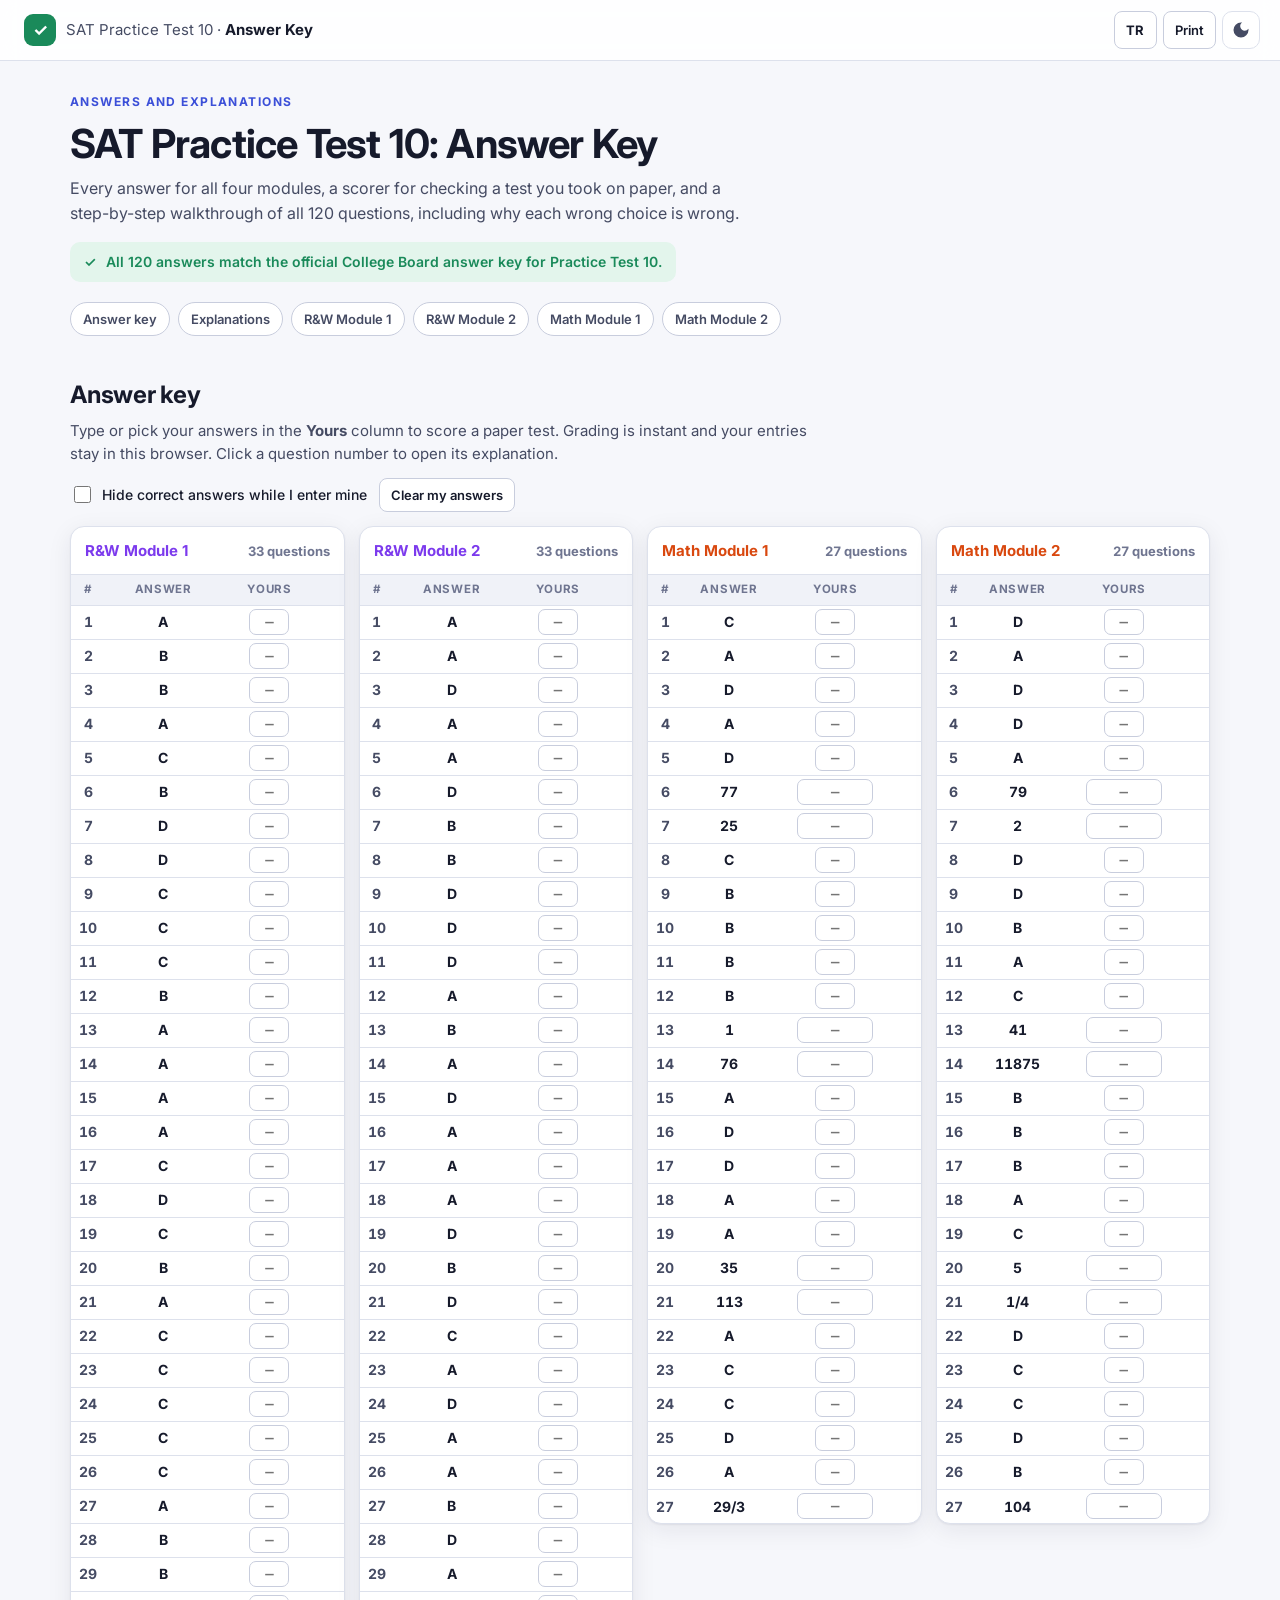
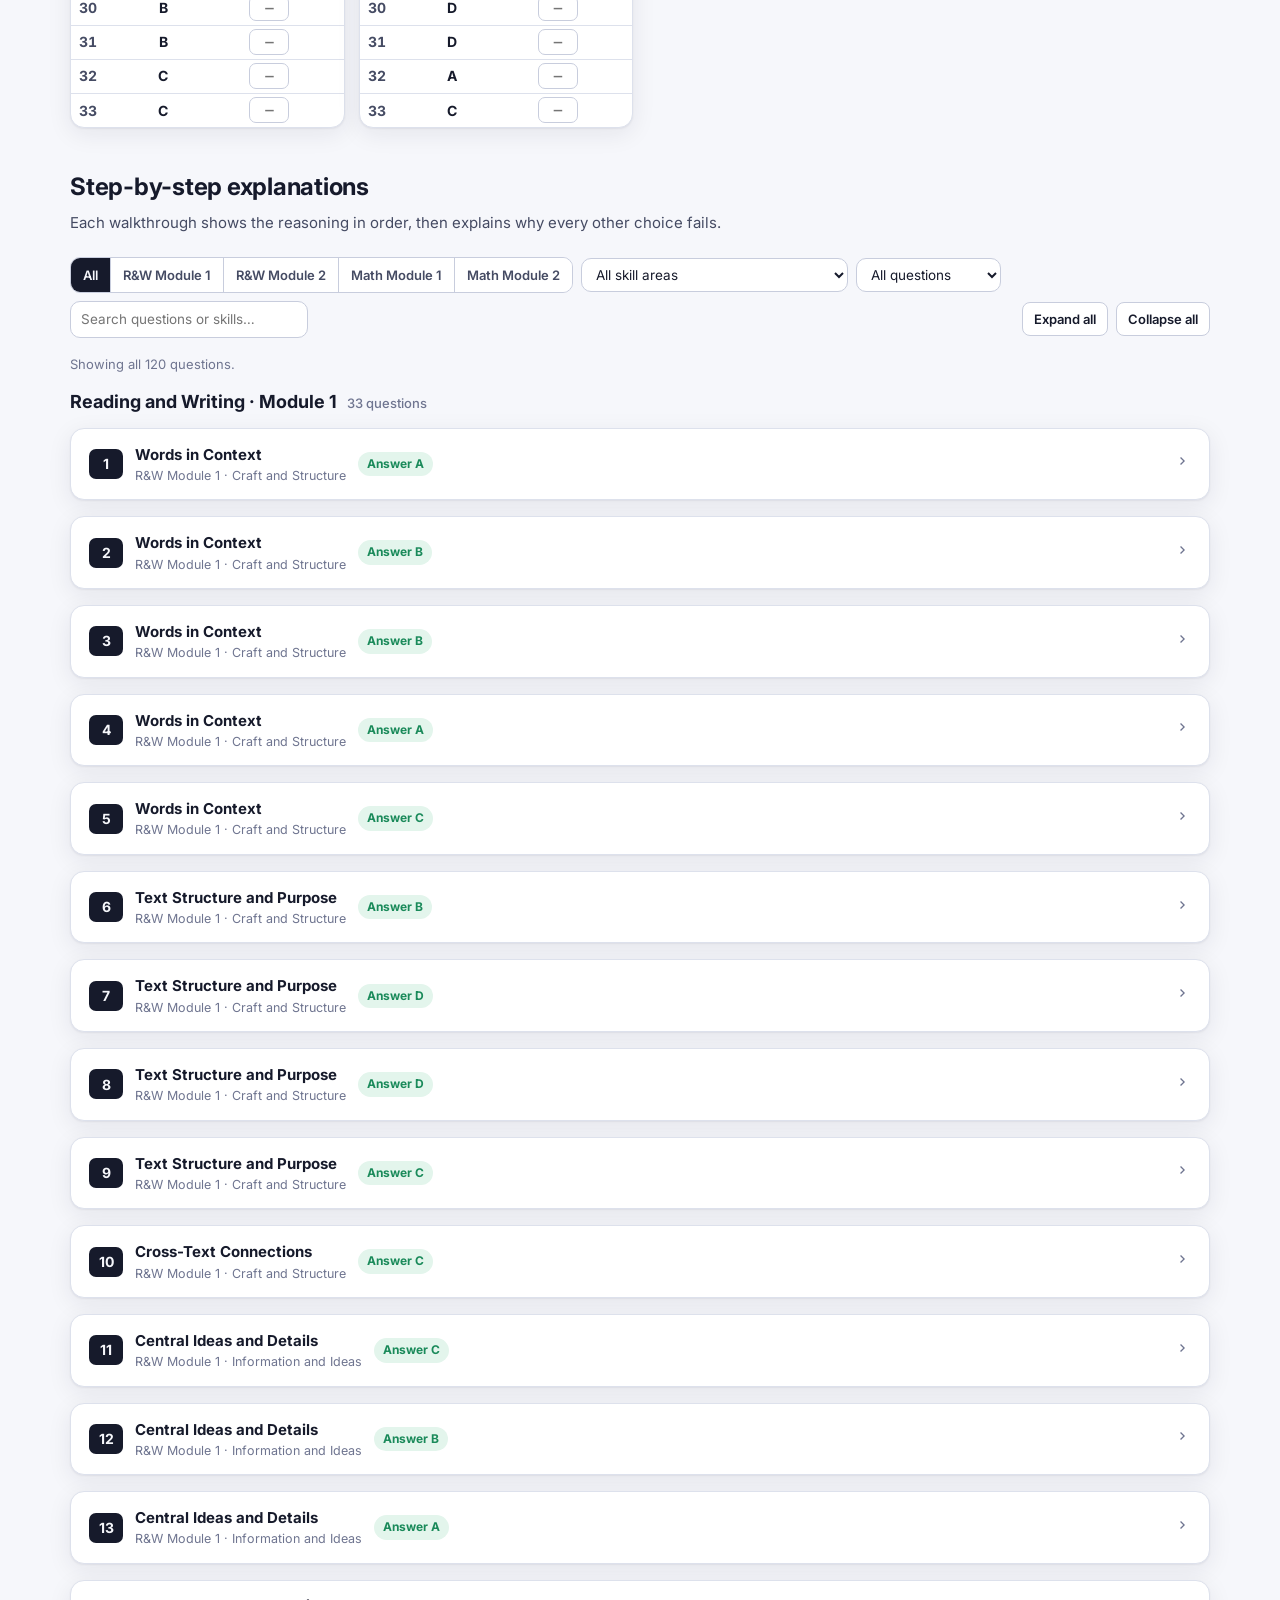
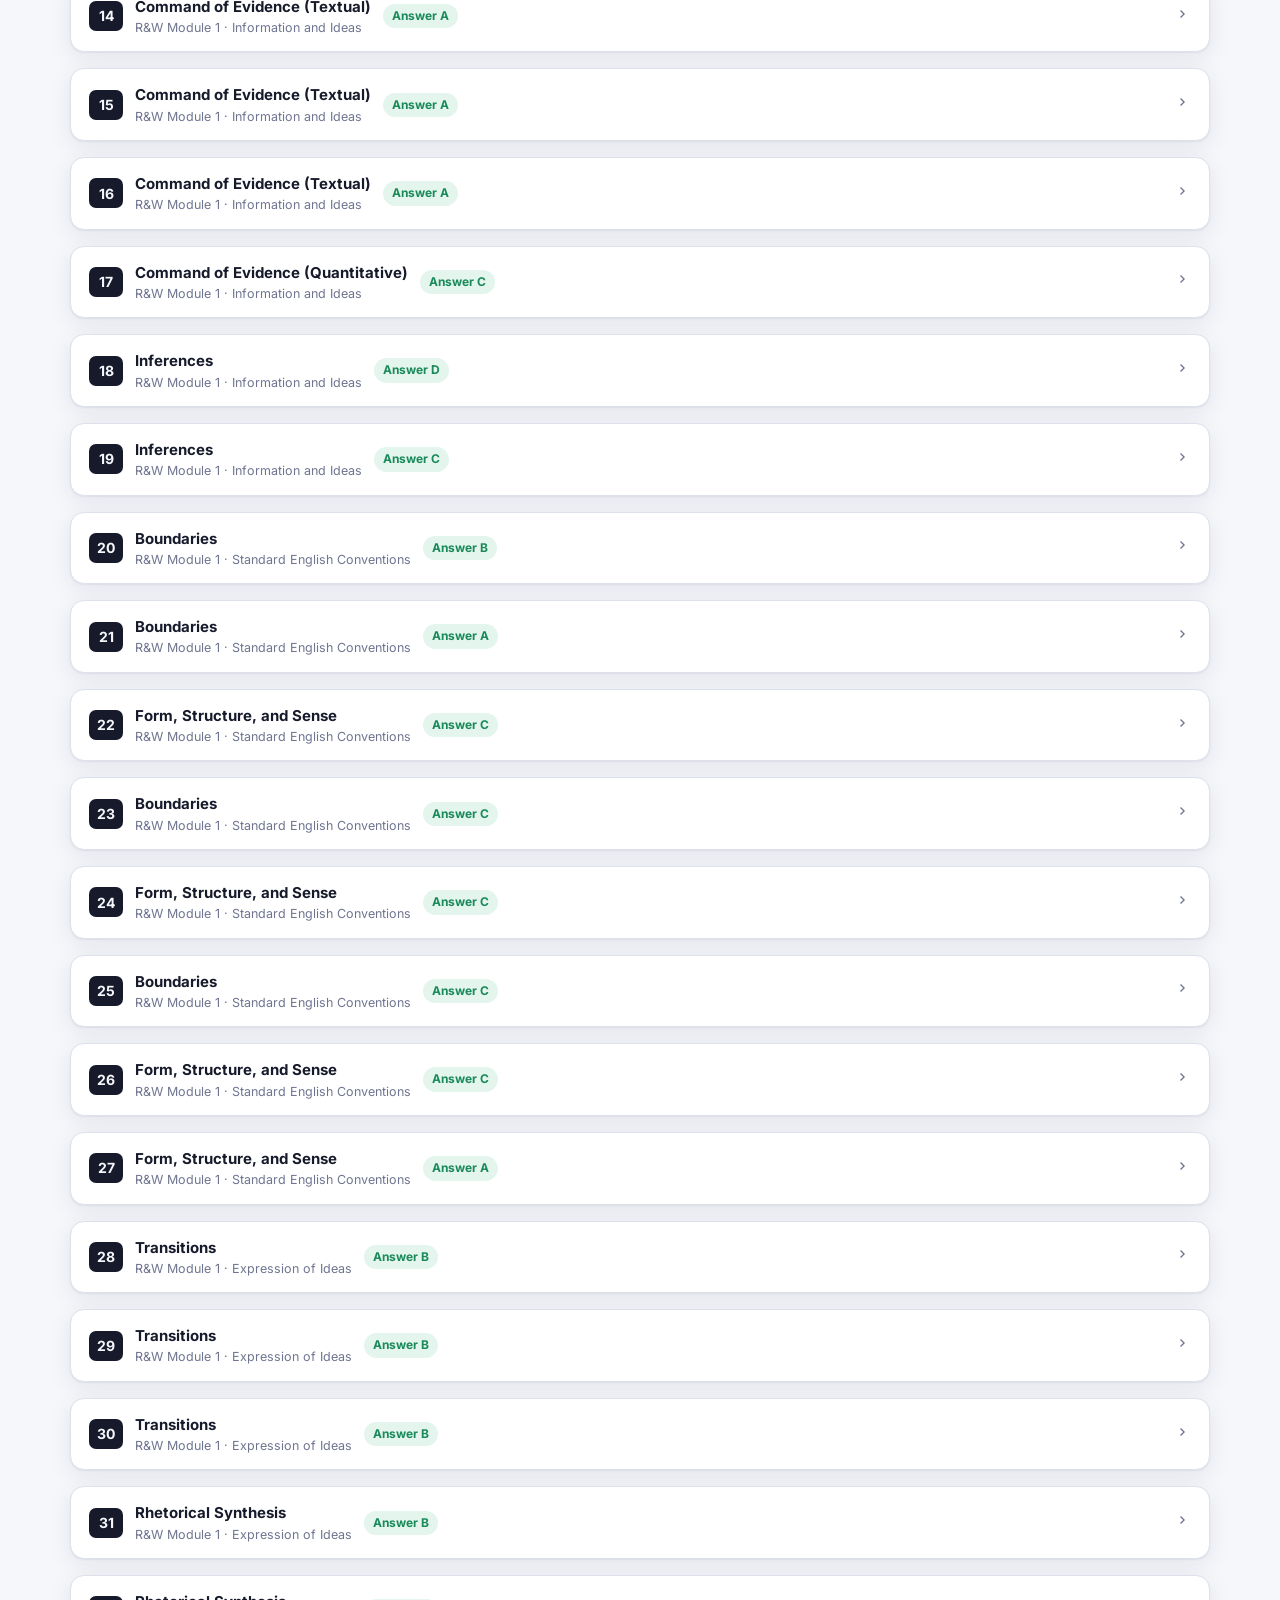
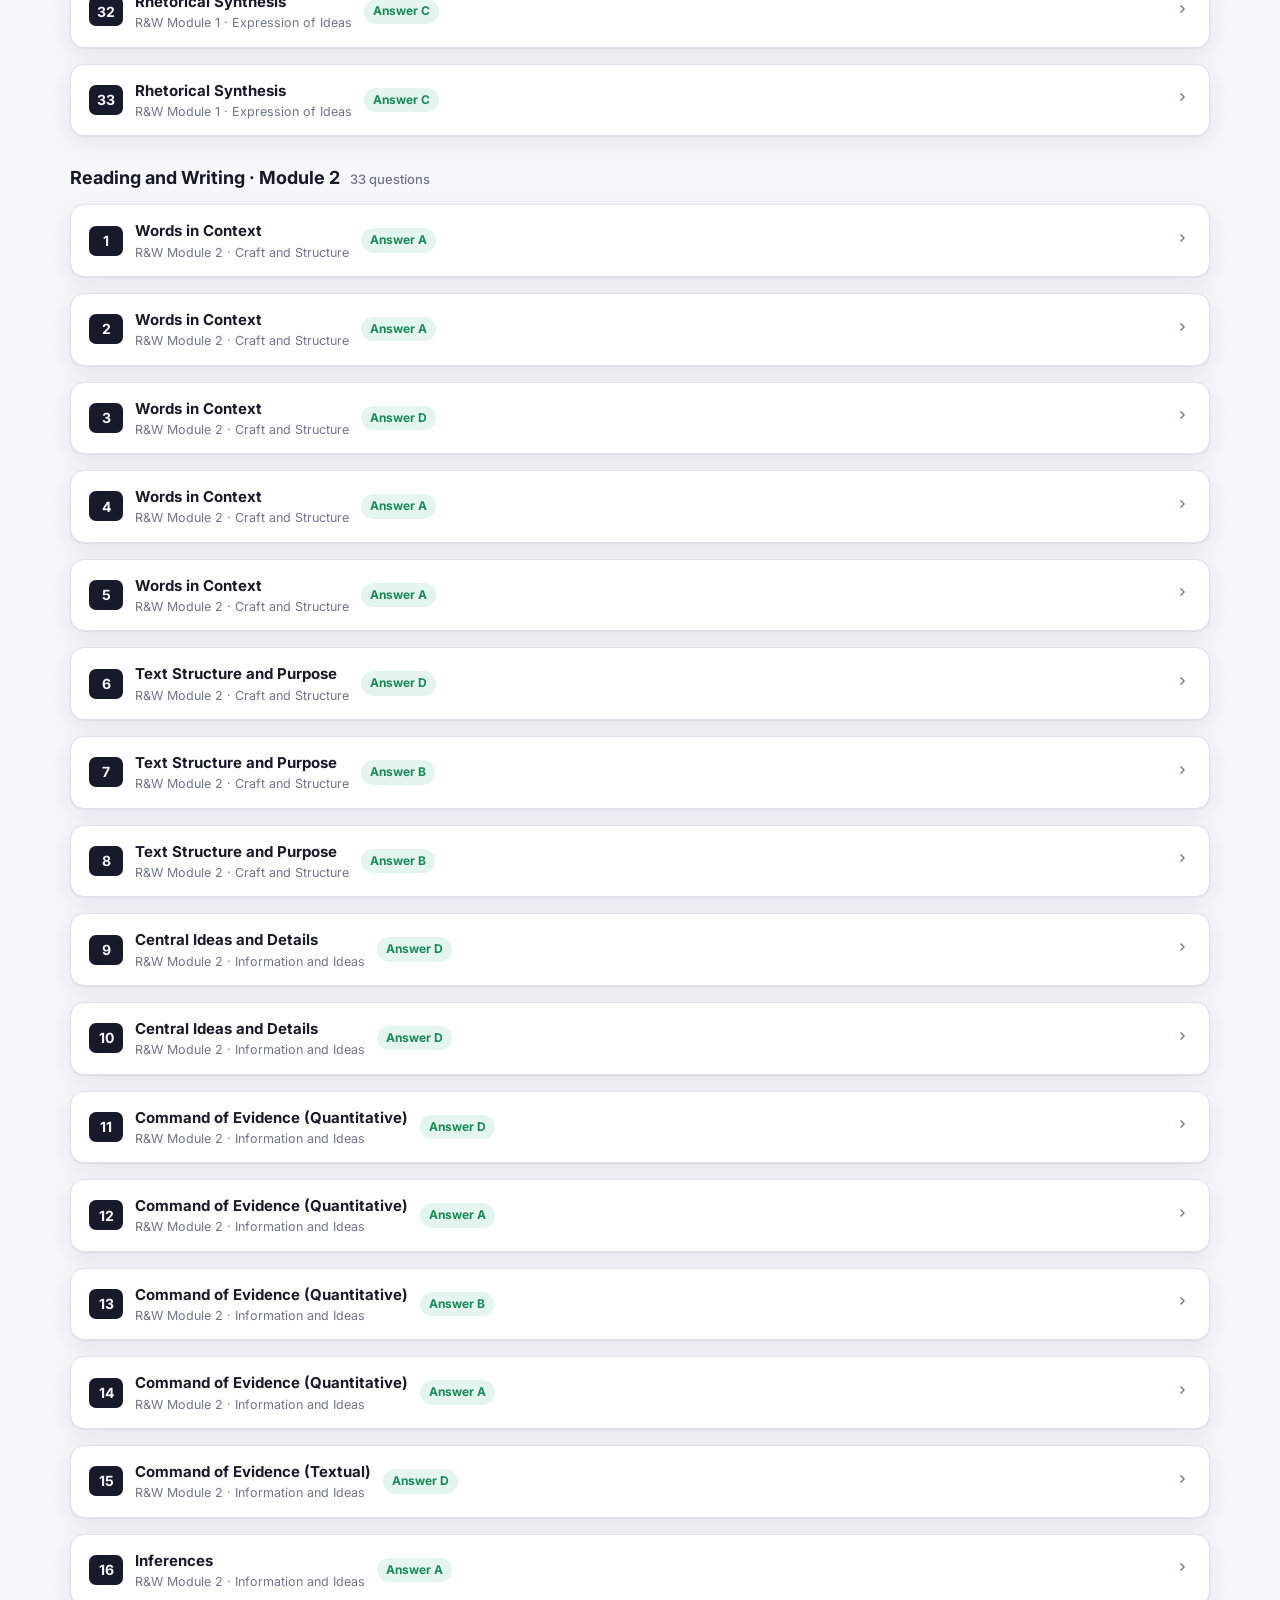
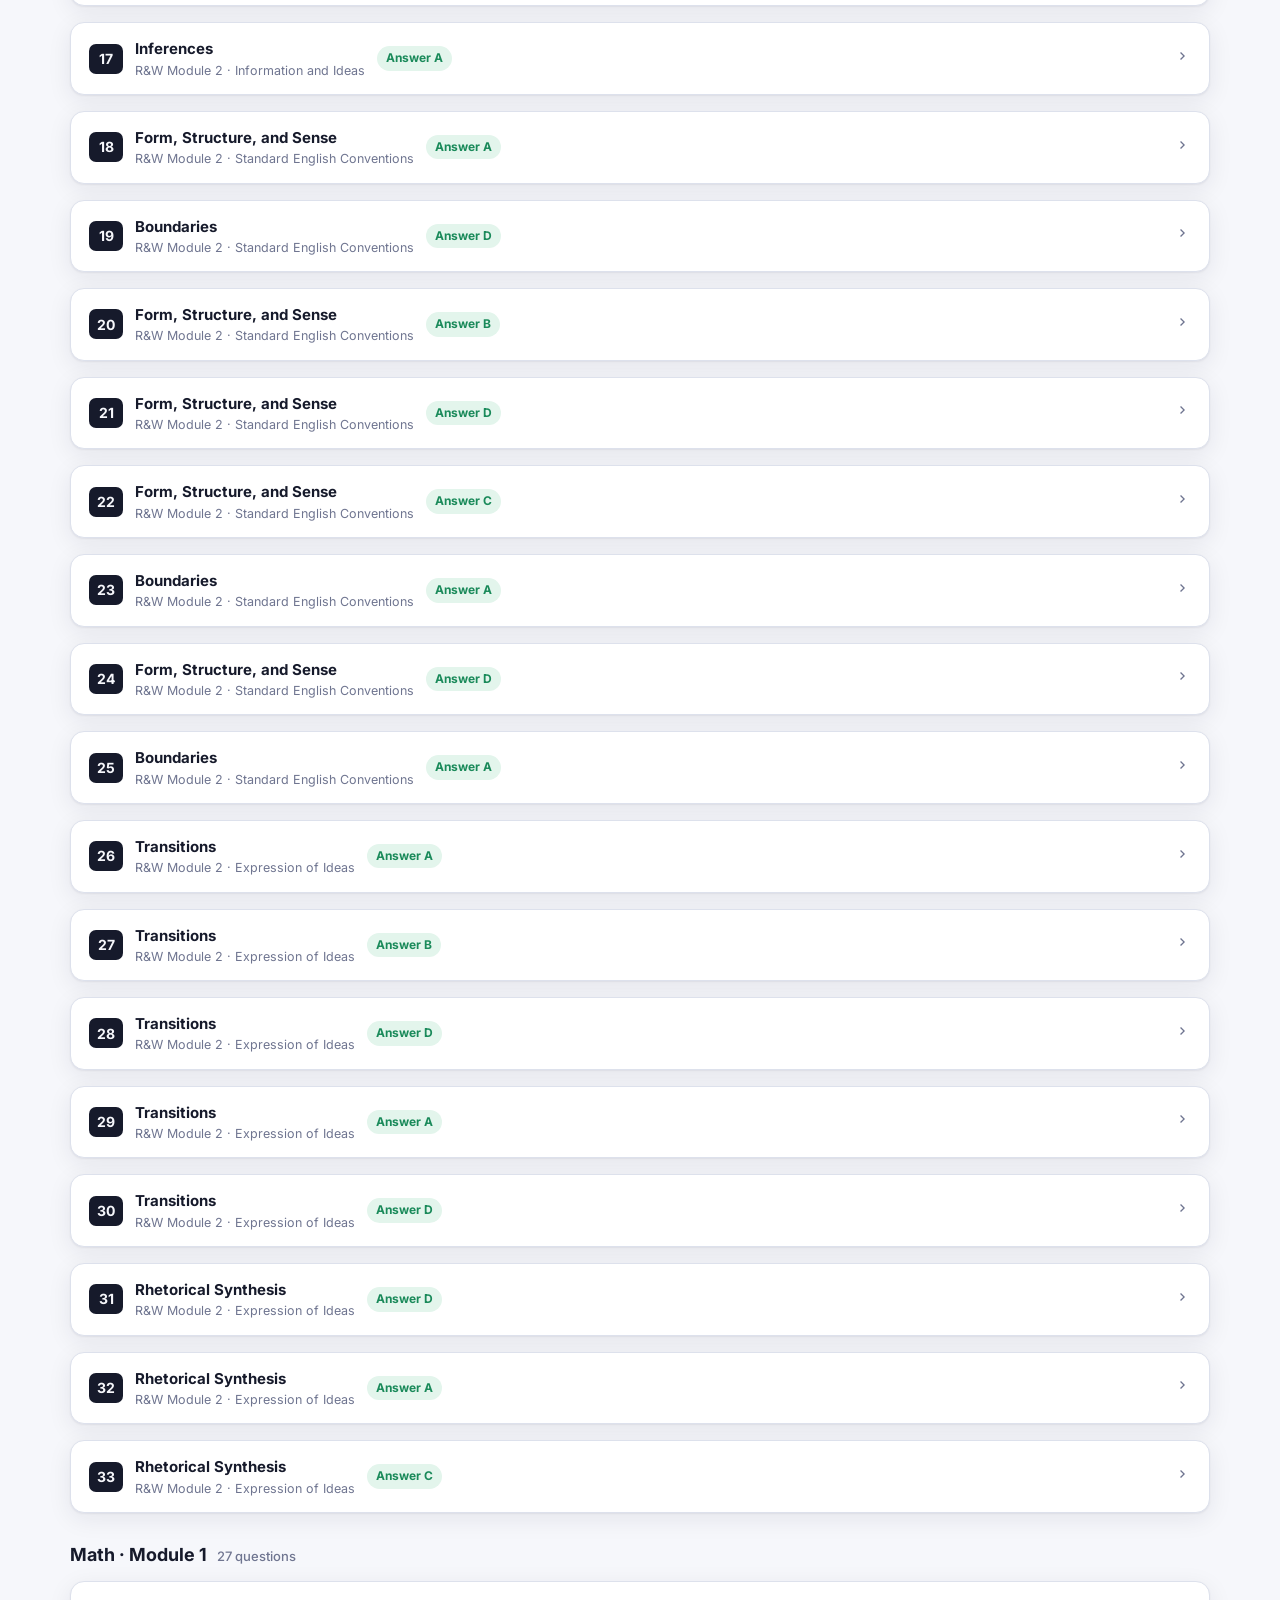
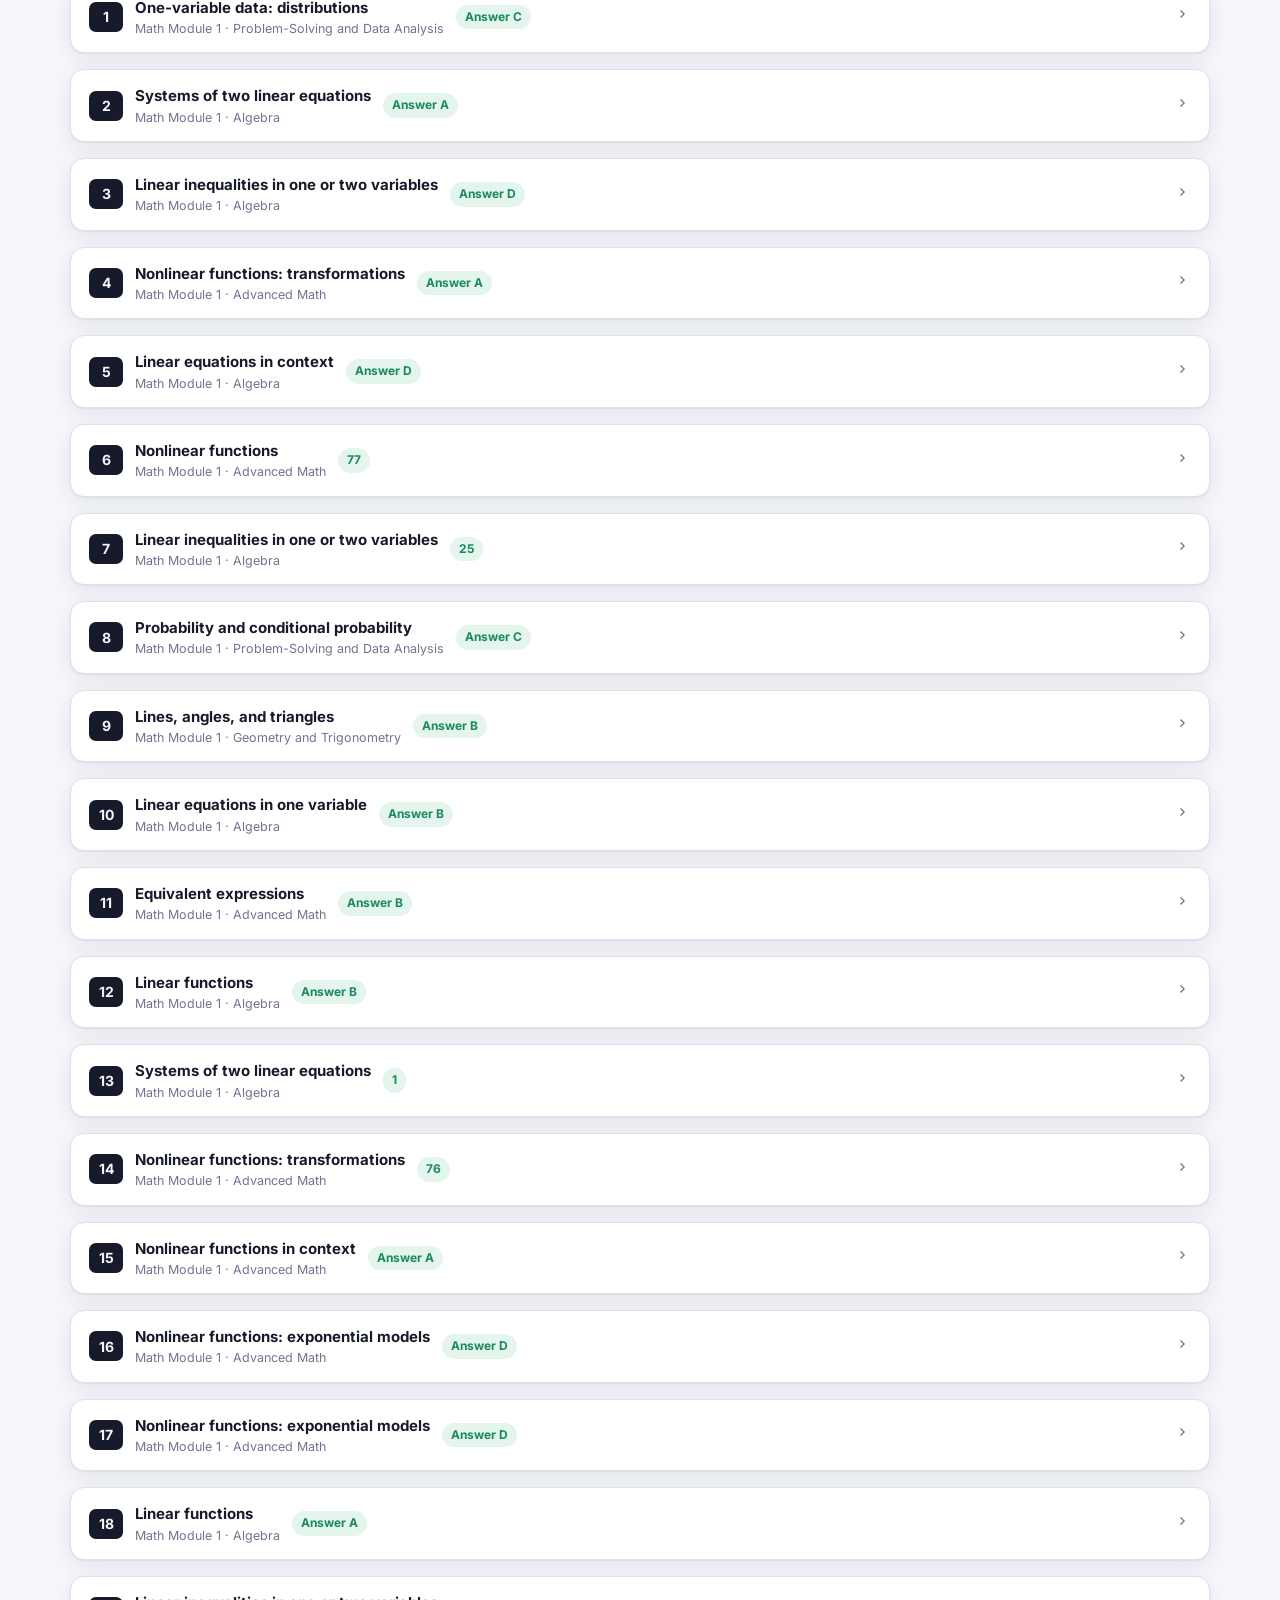
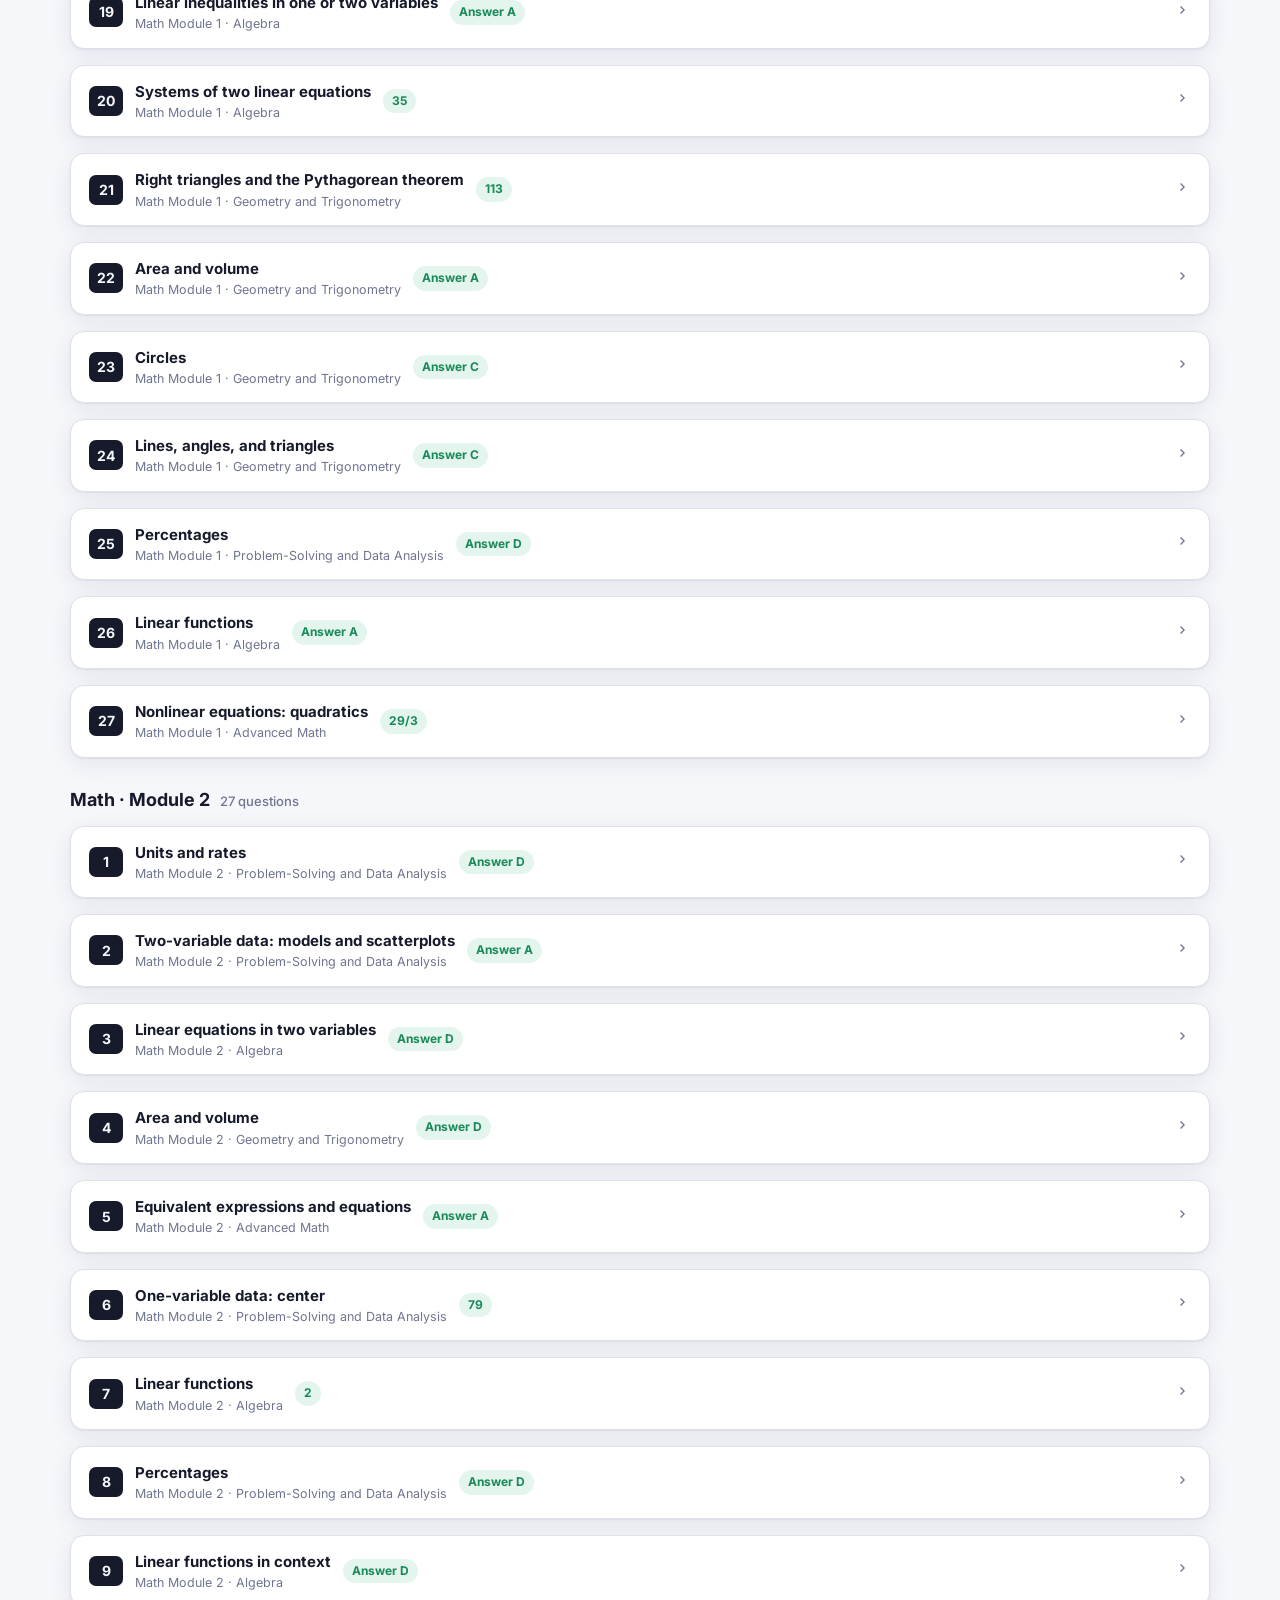
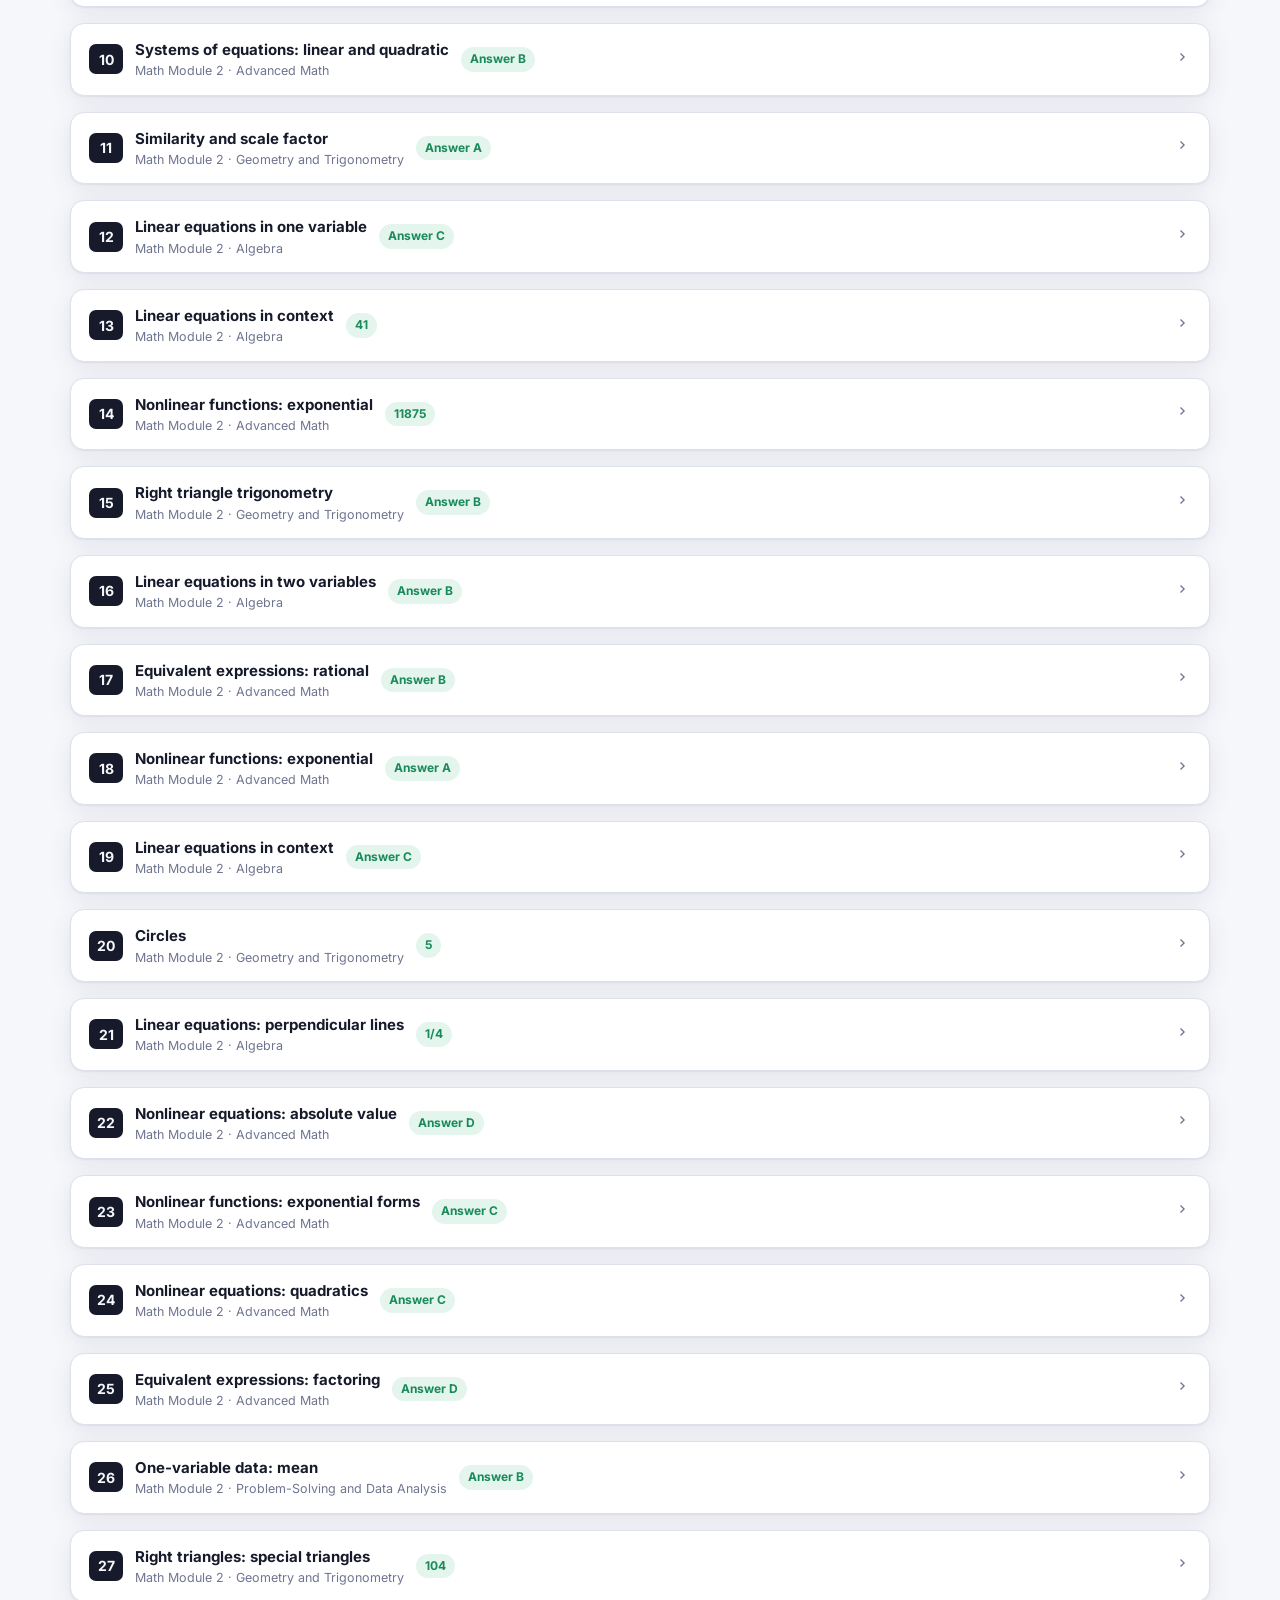
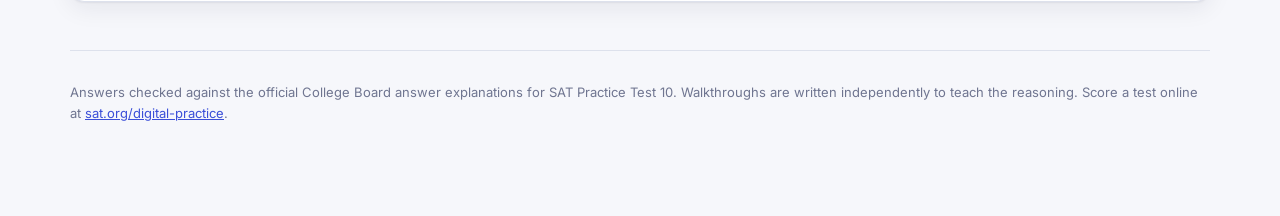
<file: index.html>
<!DOCTYPE html>
<html lang="en">
<head>
  <meta charset="utf-8">
  <meta name="viewport" content="width=device-width, initial-scale=1">
  <title>SAT Practice Test 10 Answer Key</title>
  <meta name="description" content="Answer key and step-by-step explanations for all 120 questions on SAT Practice Test 10, with a paper-test scorer.">
  <link rel="alternate" hreflang="tr" href="tr/">
  <link rel="preconnect" href="https://fonts.googleapis.com">
  <link rel="preconnect" href="https://fonts.gstatic.com" crossorigin>
  <link href="https://fonts.googleapis.com/css2?family=Inter:wght@400;500;600;700&family=Source+Serif+4:ital,opsz,wght@0,8..60,400;0,8..60,600;1,8..60,400&display=swap" rel="stylesheet">
  <link rel="stylesheet" href="css/styles.css">
  <link rel="stylesheet" href="css/answers.css">
  <link rel="icon" href="data:image/svg+xml,%3Csvg xmlns=%27http://www.w3.org/2000/svg%27 viewBox=%270 0 32 32%27%3E%3Crect width=%2732%27 height=%2732%27 rx=%278%27 fill=%27%231a8a5a%27/%3E%3Cpath d=%27M9 16.5l4.5 4.5L23 11%27 stroke=%27white%27 stroke-width=%273.2%27 fill=%27none%27 stroke-linecap=%27round%27 stroke-linejoin=%27round%27/%3E%3C/svg%3E">
</head>
<body>
  <header class="site-header">
    <a class="brand" href="#top" aria-label="Back to top">
      <span class="brand-mark key-mark" aria-hidden="true">✓</span>
      <span class="brand-text">SAT Practice Test 10 · <strong>Answer Key</strong></span>
    </a>
    <div class="header-actions">
      <a class="btn sm lang-link" href="tr/" hreflang="tr" lang="tr" title="Türkçe oku">TR</a>
      <button class="btn sm" id="printBtn" title="Print or save as PDF">Print</button>
      <button class="icon-btn" id="themeToggle" aria-label="Toggle dark mode" title="Toggle dark mode">
        <svg viewBox="0 0 24 24" width="20" height="20" aria-hidden="true"><path fill="currentColor" d="M12 3a9 9 0 1 0 9 9c0-.46-.04-.92-.1-1.36a5.39 5.39 0 0 1-4.4 2.26 5.4 5.4 0 0 1-3.14-9.8c-.44-.06-.9-.1-1.36-.1z"/></svg>
      </button>
    </div>
  </header>

  <main id="top" class="key-page">
    <section class="hero key-hero">
      <div class="eyebrow">Answers and explanations</div>
      <h1>SAT Practice Test 10: Answer Key</h1>
      <p>Every answer for all four modules, a scorer for checking a test you took on paper, and a step-by-step walkthrough of all 120 questions, including why each wrong choice is wrong.</p>
      <div class="verified"><span aria-hidden="true">✓</span> All 120 answers match the official College Board answer key for Practice Test 10.</div>
      <nav class="jump-chips" aria-label="Jump to section">
        <a href="#key">Answer key</a>
        <a href="#explanations">Explanations</a>
        <a href="#exp-rw1">R&amp;W Module 1</a>
        <a href="#exp-rw2">R&amp;W Module 2</a>
        <a href="#exp-math1">Math Module 1</a>
        <a href="#exp-math2">Math Module 2</a>
      </nav>
    </section>

    <section id="key" class="key-section">
      <div class="section-head">
        <h2>Answer key</h2>
        <p>Type or pick your answers in the <b>Yours</b> column to score a paper test. Grading is instant and your entries stay in this browser. Click a question number to open its explanation.</p>
        <div class="key-tools">
          <label class="switch"><input type="checkbox" id="hideKey"> Hide correct answers while I enter mine</label>
          <button class="btn sm" id="clearAll">Clear my answers</button>
        </div>
      </div>
      <div class="score-summary" id="scoreSummary"></div>
      <div class="key-grid" id="keyGrid"></div>
    </section>

    <section id="explanations" class="key-section">
      <div class="section-head">
        <h2>Step-by-step explanations</h2>
        <p>Each walkthrough shows the reasoning in order, then explains why every other choice fails.</p>
      </div>
      <div class="exp-toolbar">
        <div class="seg" role="group" aria-label="Module filter" id="modFilter"></div>
        <select id="domainFilter" aria-label="Filter by skill area"><option value="">All skill areas</option></select>
        <select id="resultFilter" aria-label="Filter by your result">
          <option value="">All questions</option>
          <option value="no">Ones I missed</option>
          <option value="skip">Ones I left blank</option>
        </select>
        <input type="search" id="search" placeholder="Search questions or skills…" aria-label="Search explanations">
        <span class="spacer"></span>
        <button class="btn sm" data-expand="1">Expand all</button>
        <button class="btn sm" data-expand="0">Collapse all</button>
      </div>
      <p class="filter-count" id="filterCount" aria-live="polite"></p>
      <div id="expList"></div>
    </section>

    <footer class="key-foot">
      <p>Answers checked against the official College Board answer explanations for SAT Practice Test 10. Walkthroughs are written independently to teach the reasoning. Score a test online at <a href="https://satsuite.collegeboard.org/digital/digital-practice-preparation" rel="noopener">sat.org/digital-practice</a>.</p>
    </footer>
  </main>

  <button class="to-top" id="toTop" aria-label="Back to top" hidden>↑</button>

  <script src="js/figures.js"></script>
  <script src="data/rw1.js"></script>
  <script src="data/rw2.js"></script>
  <script src="data/math1.js"></script>
  <script src="data/math2.js"></script>
  <script src="data/rw-steps.js"></script>
  <script src="js/answers.js"></script>
</body>
</html>
</file>
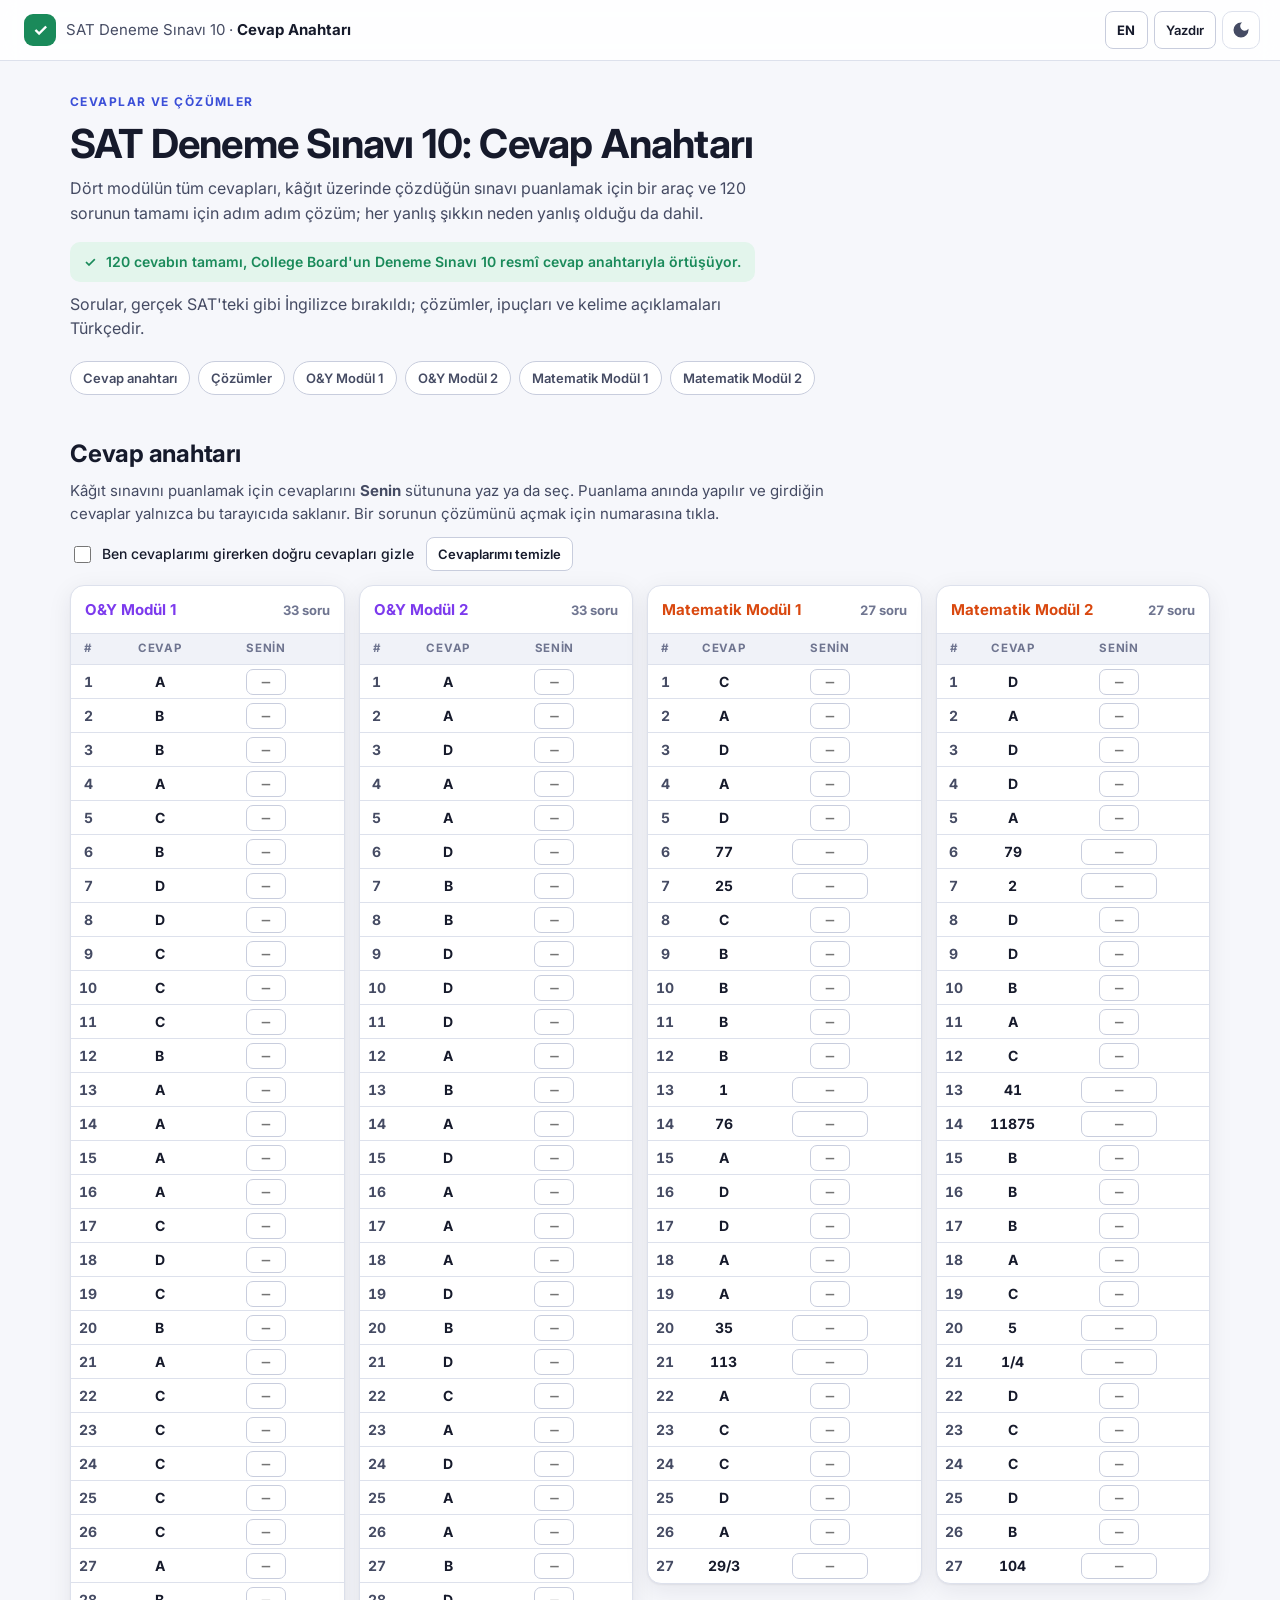
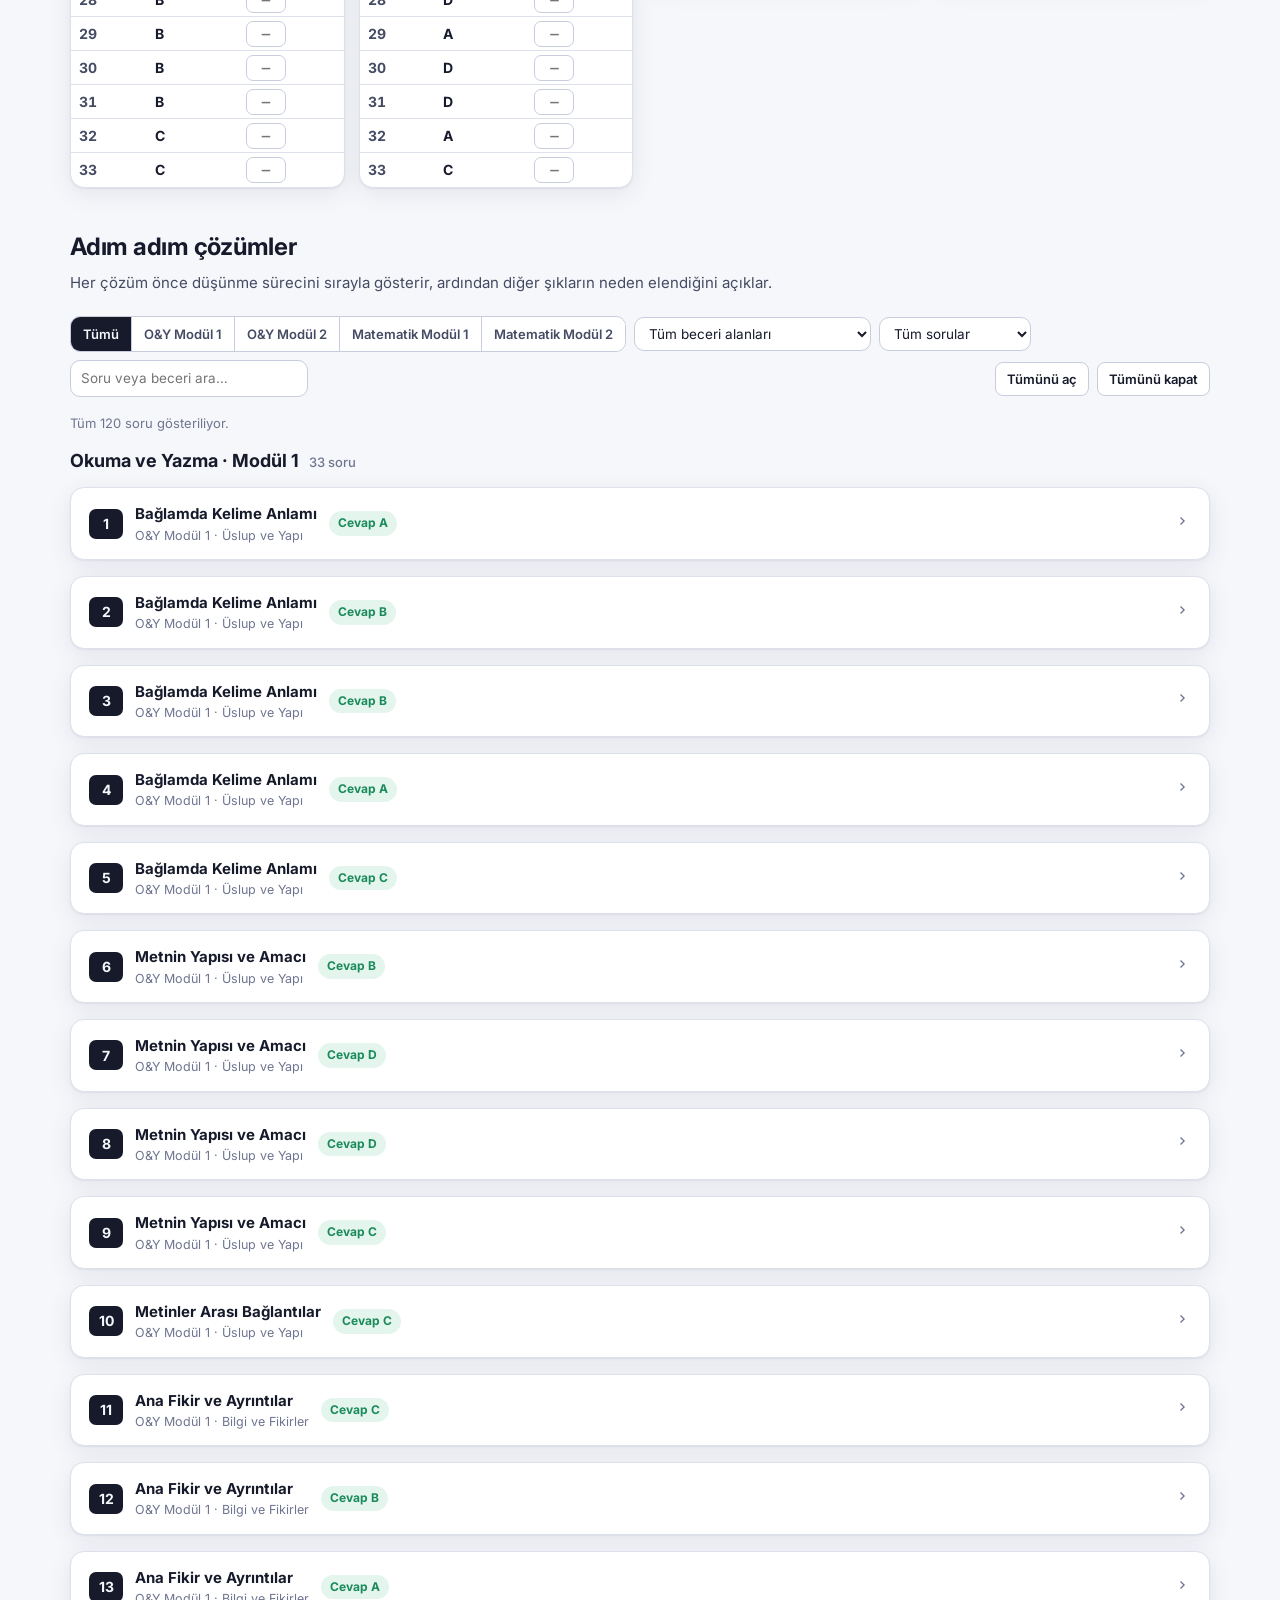
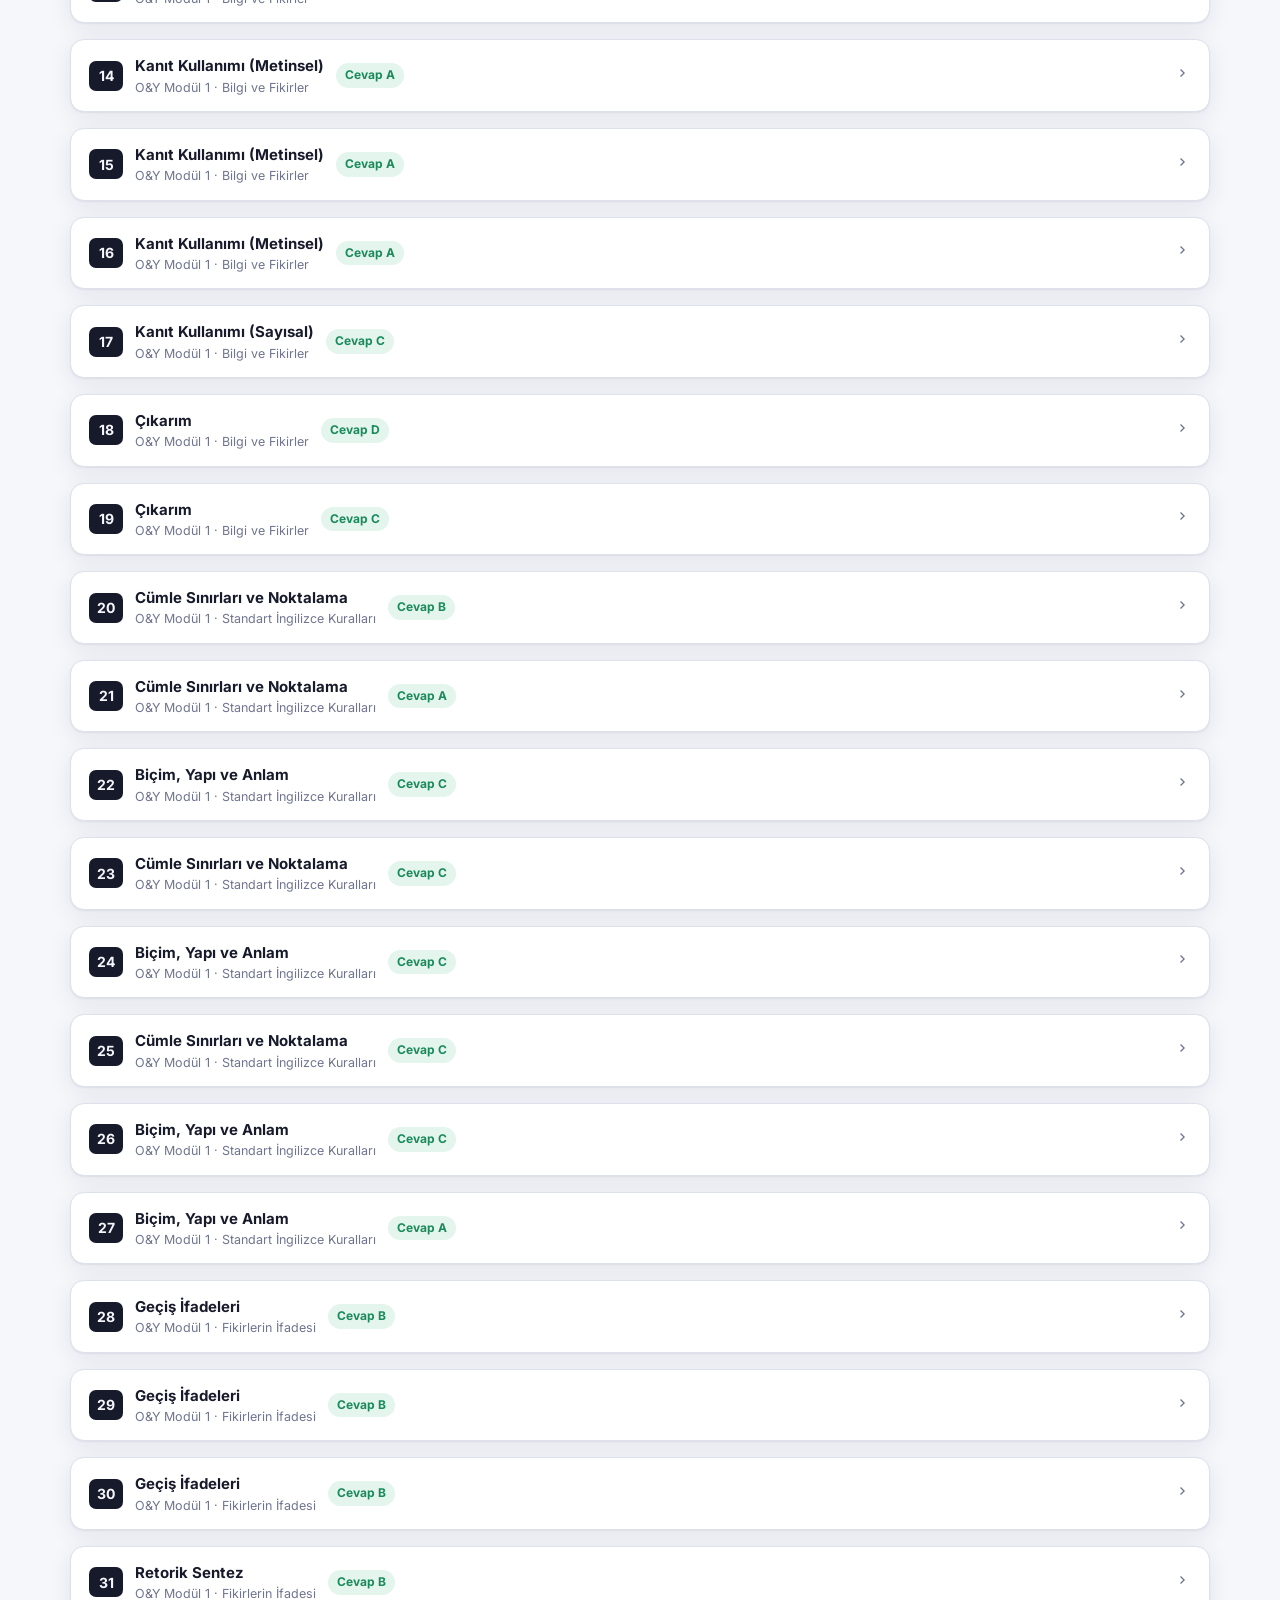
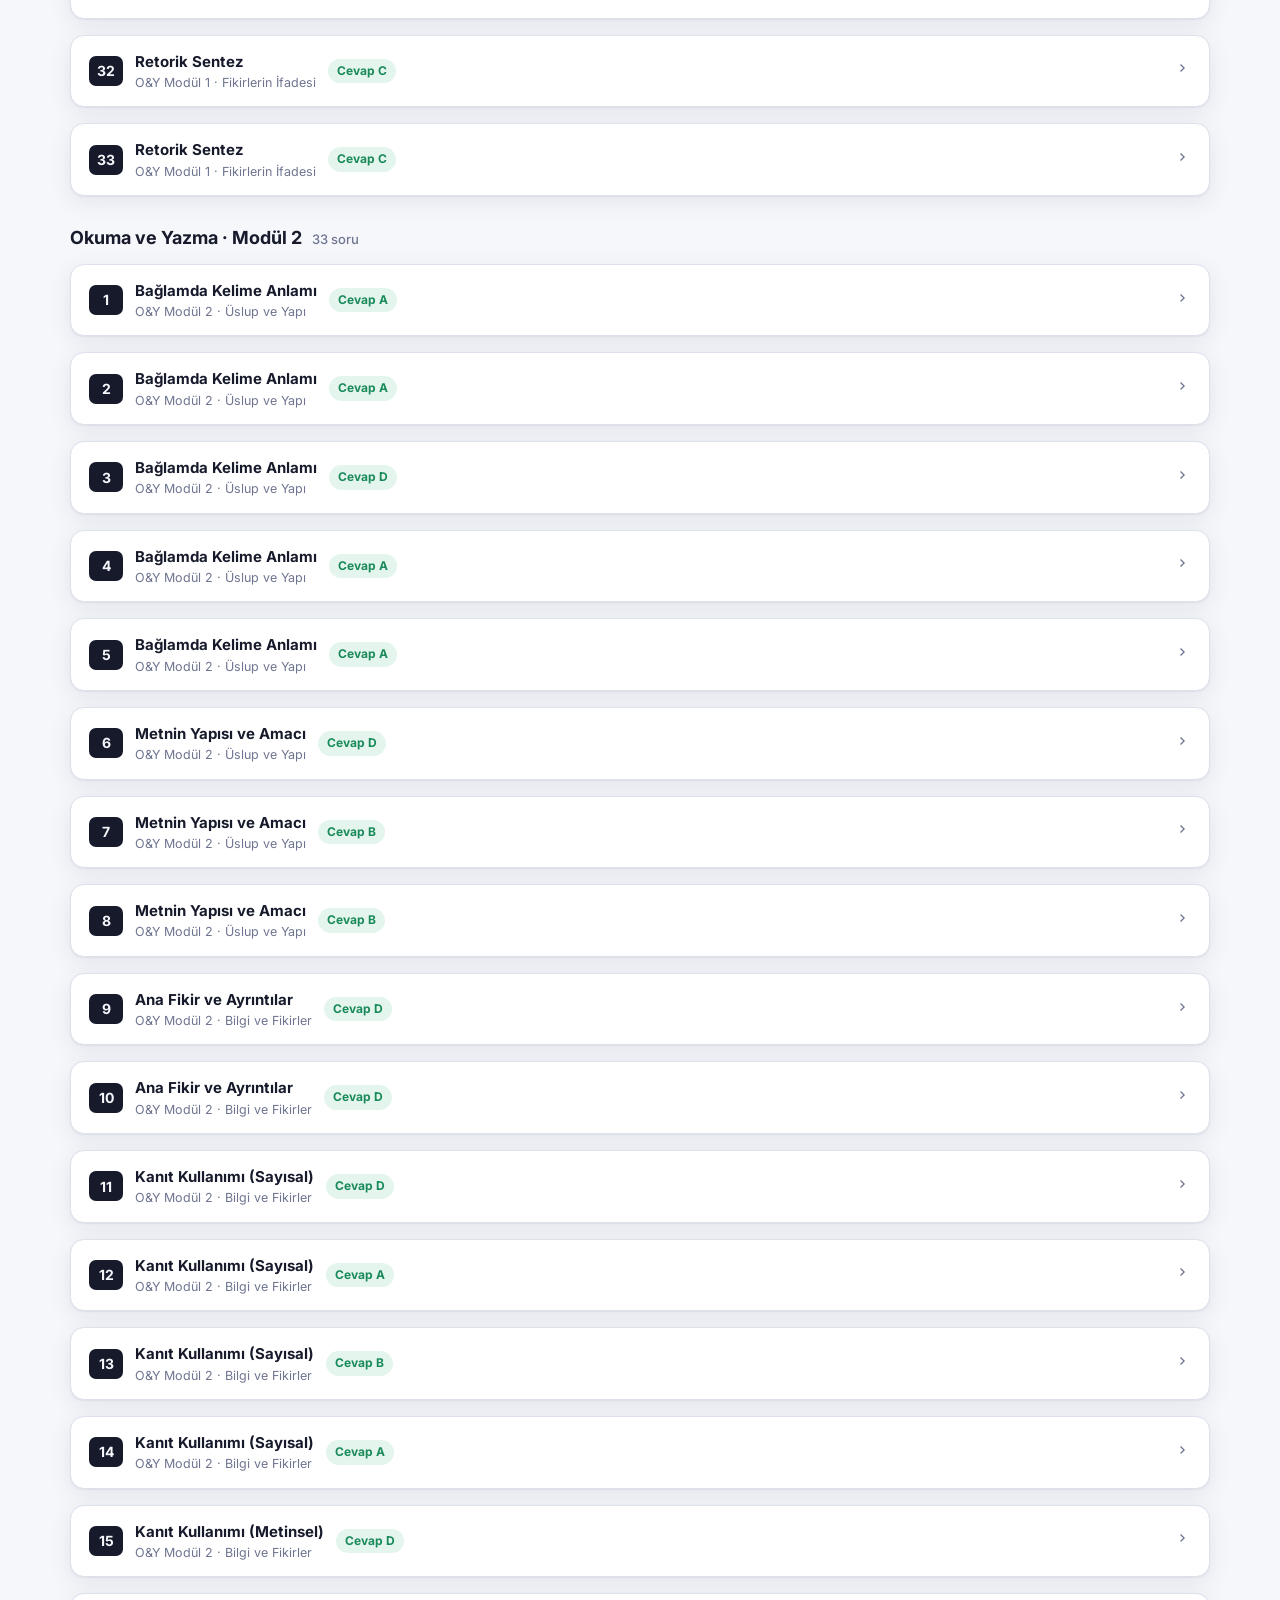
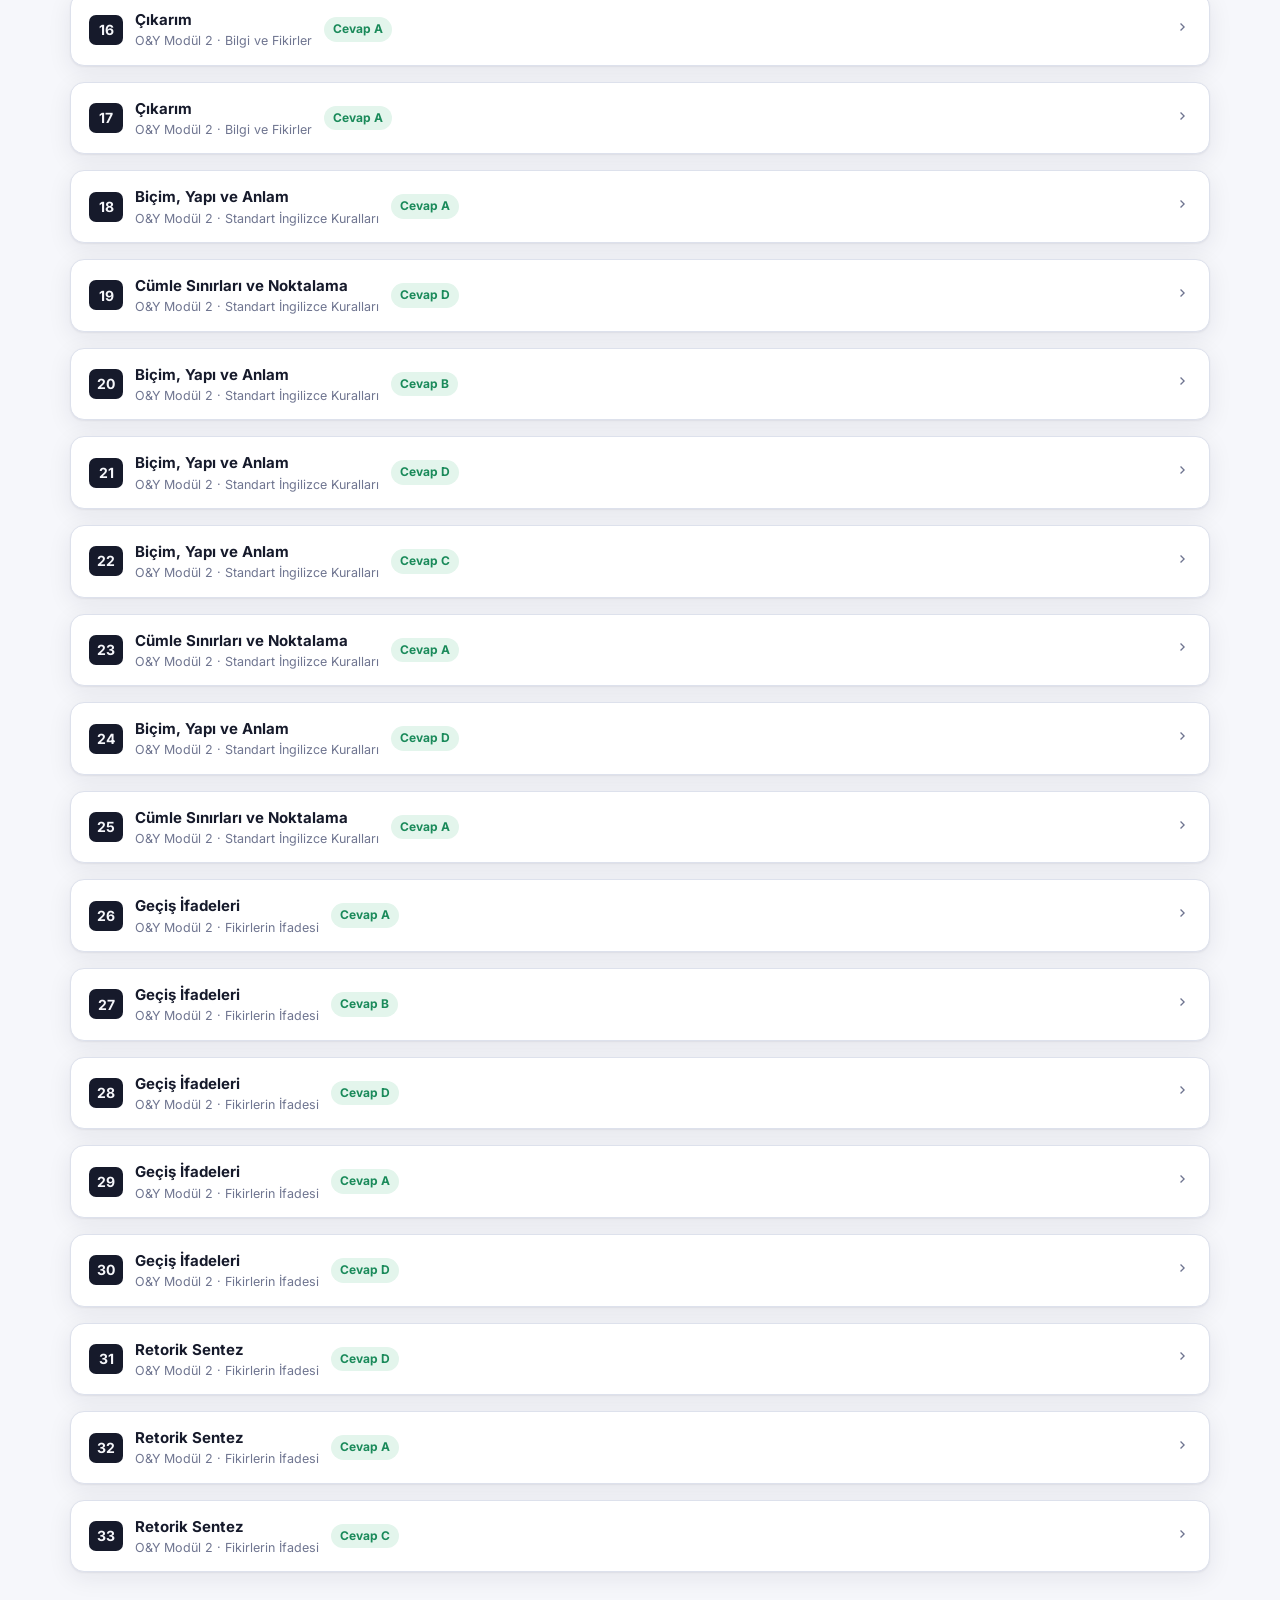
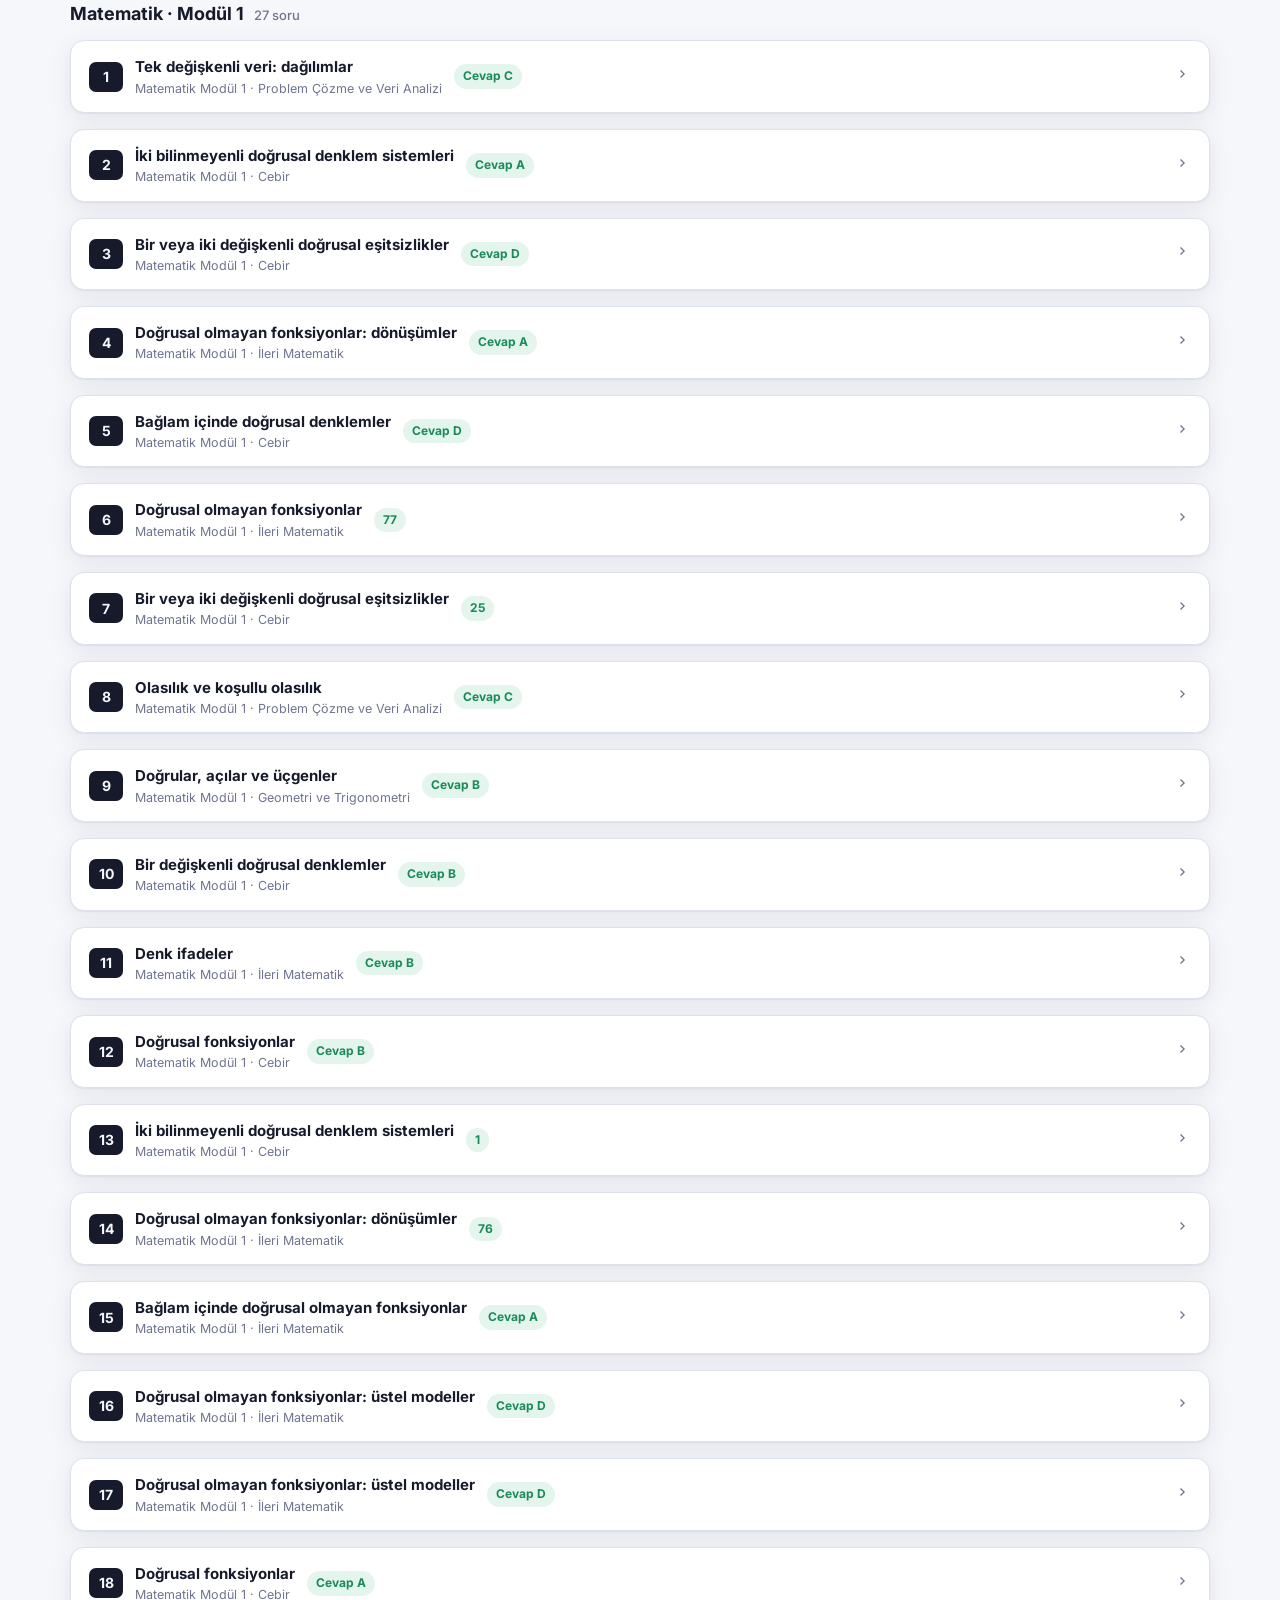
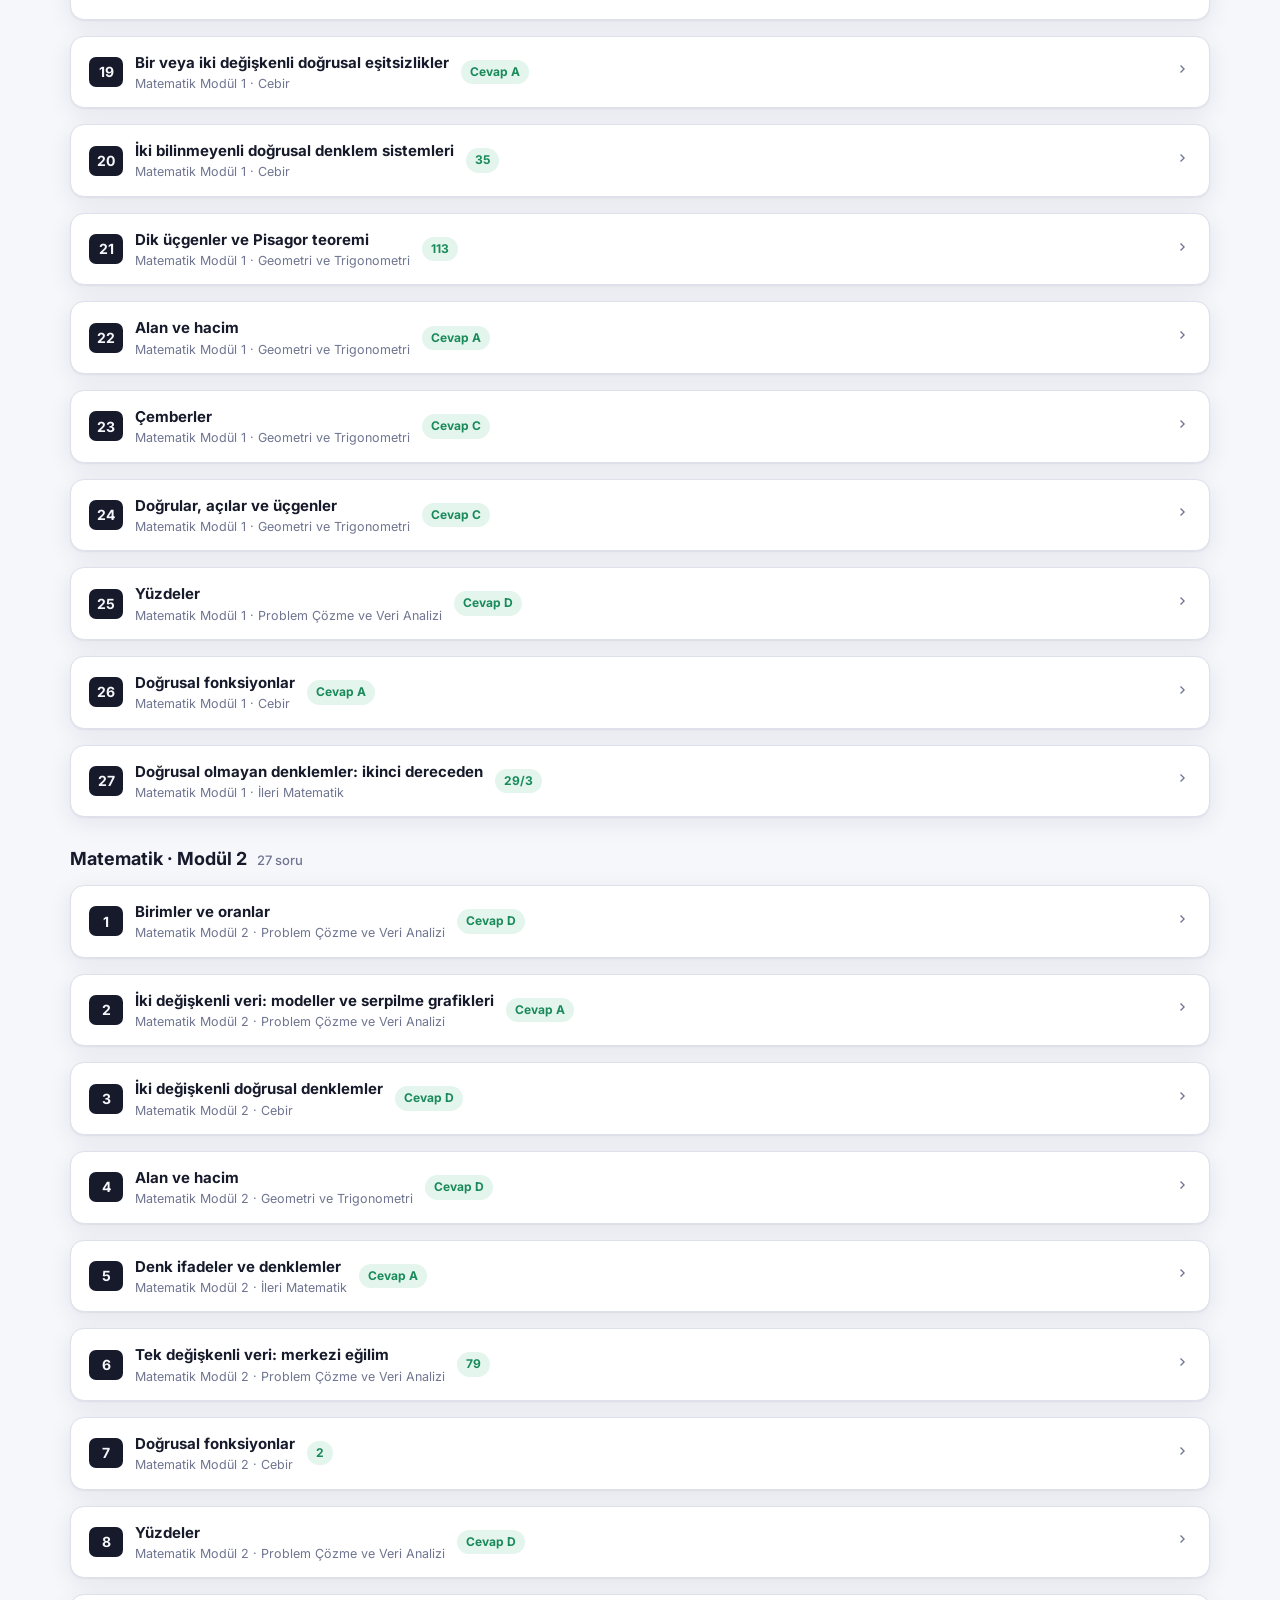
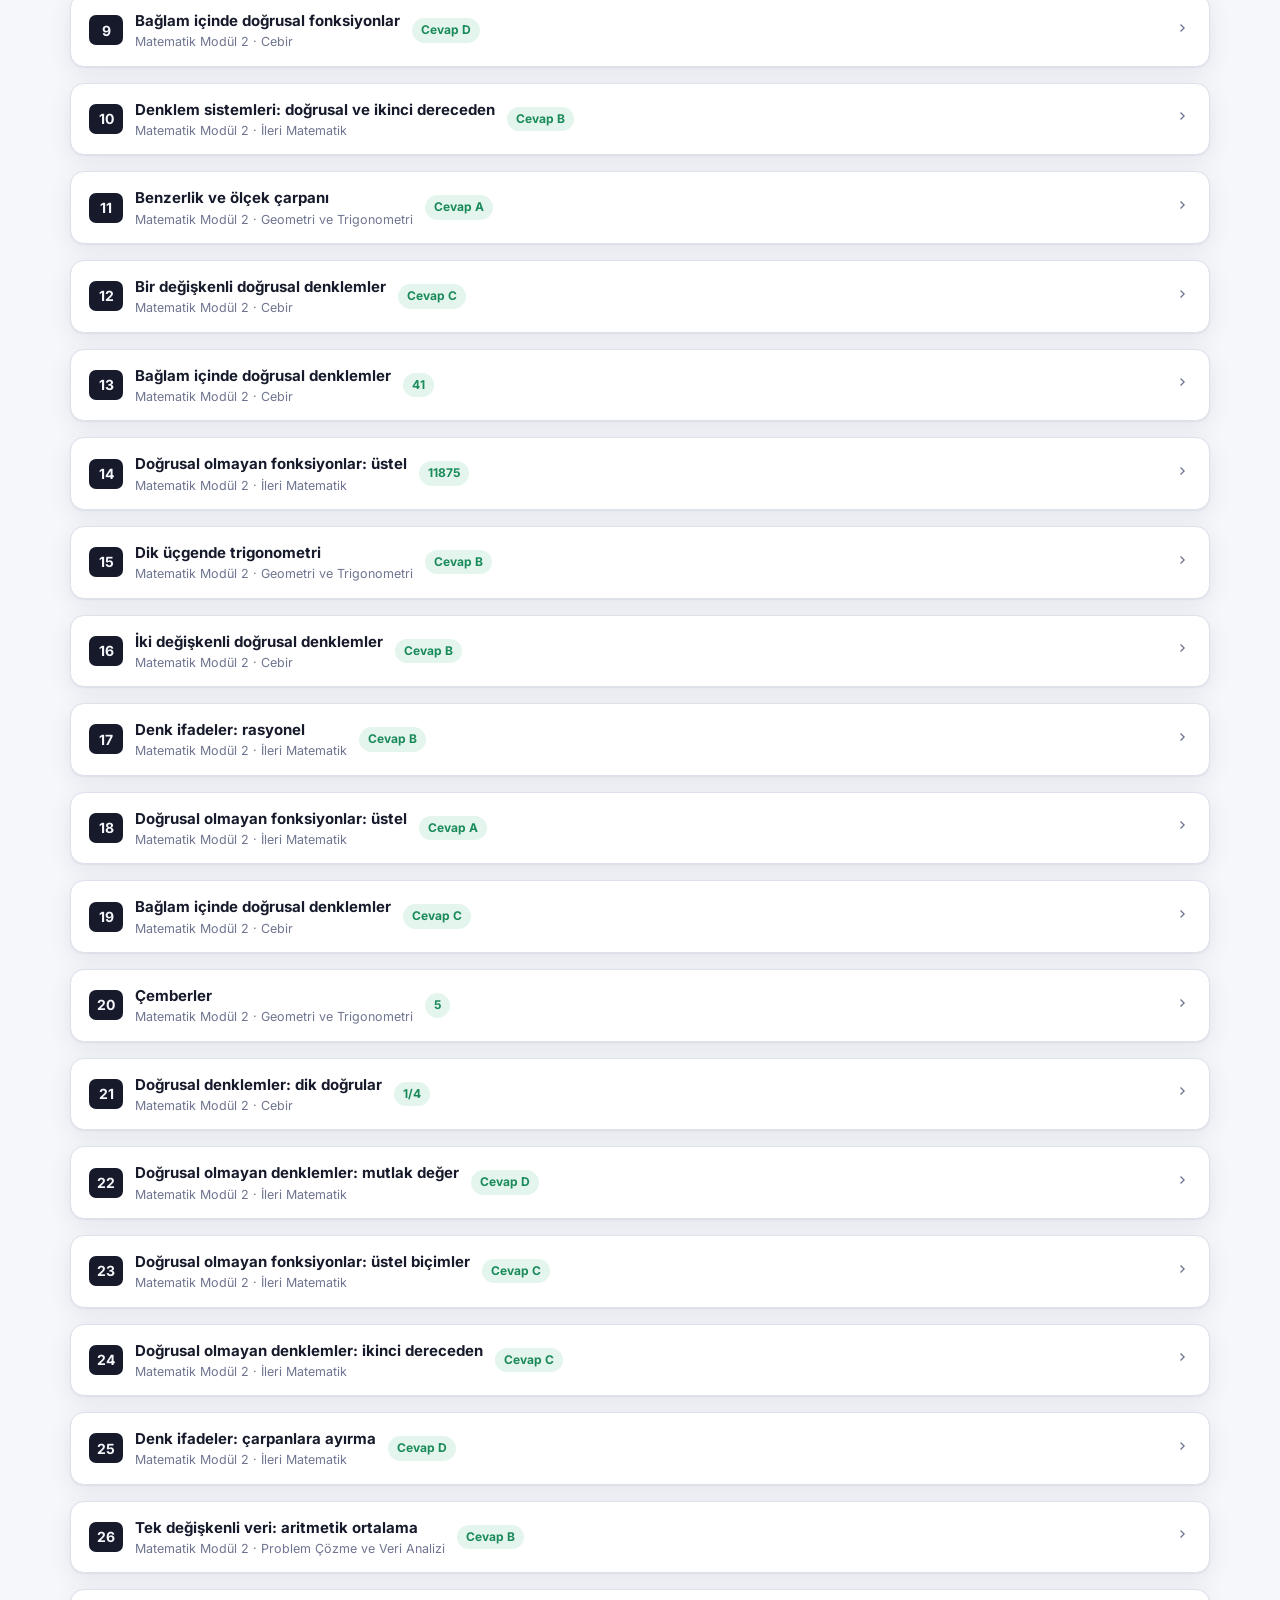
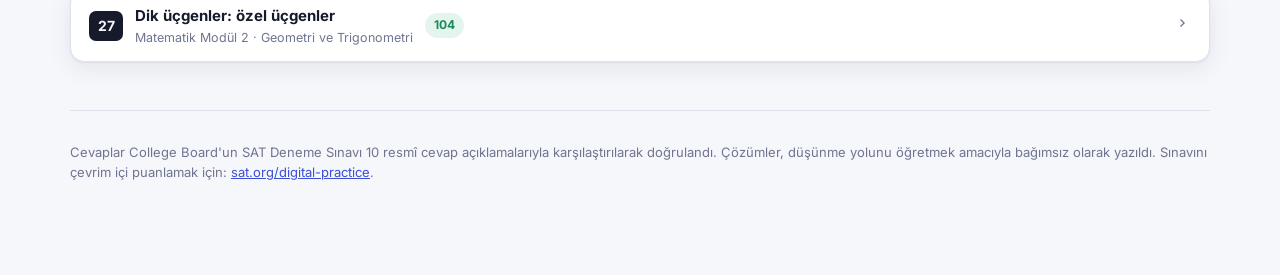
<file: tr/index.html>
<!DOCTYPE html>
<html lang="tr">
<head>
  <meta charset="utf-8">
  <meta name="viewport" content="width=device-width, initial-scale=1">
  <title>SAT Deneme Sınavı 10 Cevap Anahtarı</title>
  <meta name="description" content="SAT Deneme Sınavı 10'daki 120 sorunun cevap anahtarı ve adım adım Türkçe çözümleri; kâğıt sınav puanlayıcısıyla birlikte.">
  <link rel="alternate" hreflang="en" href="../">
  <link rel="preconnect" href="https://fonts.googleapis.com">
  <link rel="preconnect" href="https://fonts.gstatic.com" crossorigin>
  <link href="https://fonts.googleapis.com/css2?family=Inter:wght@400;500;600;700&family=Source+Serif+4:ital,opsz,wght@0,8..60,400;0,8..60,600;1,8..60,400&display=swap" rel="stylesheet">
  <link rel="stylesheet" href="../css/styles.css">
  <link rel="stylesheet" href="../css/answers.css">
  <link rel="icon" href="data:image/svg+xml,%3Csvg xmlns=%27http://www.w3.org/2000/svg%27 viewBox=%270 0 32 32%27%3E%3Crect width=%2732%27 height=%2732%27 rx=%278%27 fill=%27%231a8a5a%27/%3E%3Cpath d=%27M9 16.5l4.5 4.5L23 11%27 stroke=%27white%27 stroke-width=%273.2%27 fill=%27none%27 stroke-linecap=%27round%27 stroke-linejoin=%27round%27/%3E%3C/svg%3E">
</head>
<body>
  <header class="site-header">
    <a class="brand" href="#top" aria-label="Başa dön">
      <span class="brand-mark key-mark" aria-hidden="true">✓</span>
      <span class="brand-text">SAT Deneme Sınavı 10 · <strong>Cevap Anahtarı</strong></span>
    </a>
    <div class="header-actions">
      <a class="btn sm lang-link" href="../" hreflang="en" lang="en" title="Read in English">EN</a>
      <button class="btn sm" id="printBtn" title="Yazdır veya PDF olarak kaydet">Yazdır</button>
      <button class="icon-btn" id="themeToggle" aria-label="Karanlık modu aç/kapat" title="Karanlık mod">
        <svg viewBox="0 0 24 24" width="20" height="20" aria-hidden="true"><path fill="currentColor" d="M12 3a9 9 0 1 0 9 9c0-.46-.04-.92-.1-1.36a5.39 5.39 0 0 1-4.4 2.26 5.4 5.4 0 0 1-3.14-9.8c-.44-.06-.9-.1-1.36-.1z"/></svg>
      </button>
    </div>
  </header>

  <main id="top" class="key-page">
    <section class="hero key-hero">
      <div class="eyebrow">Cevaplar ve çözümler</div>
      <h1>SAT Deneme Sınavı 10: Cevap Anahtarı</h1>
      <p>Dört modülün tüm cevapları, kâğıt üzerinde çözdüğün sınavı puanlamak için bir araç ve 120 sorunun tamamı için adım adım çözüm; her yanlış şıkkın neden yanlış olduğu da dahil.</p>
      <div class="verified"><span aria-hidden="true">✓</span> 120 cevabın tamamı, College Board'un Deneme Sınavı 10 resmî cevap anahtarıyla örtüşüyor.</div>
      <p class="lang-note">Sorular, gerçek SAT'teki gibi İngilizce bırakıldı; çözümler, ipuçları ve kelime açıklamaları Türkçedir.</p>
      <nav class="jump-chips" aria-label="Bölüme git">
        <a href="#key">Cevap anahtarı</a>
        <a href="#explanations">Çözümler</a>
        <a href="#exp-rw1">O&amp;Y Modül 1</a>
        <a href="#exp-rw2">O&amp;Y Modül 2</a>
        <a href="#exp-math1">Matematik Modül 1</a>
        <a href="#exp-math2">Matematik Modül 2</a>
      </nav>
    </section>

    <section id="key" class="key-section">
      <div class="section-head">
        <h2>Cevap anahtarı</h2>
        <p>Kâğıt sınavını puanlamak için cevaplarını <b>Senin</b> sütununa yaz ya da seç. Puanlama anında yapılır ve girdiğin cevaplar yalnızca bu tarayıcıda saklanır. Bir sorunun çözümünü açmak için numarasına tıkla.</p>
        <div class="key-tools">
          <label class="switch"><input type="checkbox" id="hideKey"> Ben cevaplarımı girerken doğru cevapları gizle</label>
          <button class="btn sm" id="clearAll">Cevaplarımı temizle</button>
        </div>
      </div>
      <div class="score-summary" id="scoreSummary"></div>
      <div class="key-grid" id="keyGrid"></div>
    </section>

    <section id="explanations" class="key-section">
      <div class="section-head">
        <h2>Adım adım çözümler</h2>
        <p>Her çözüm önce düşünme sürecini sırayla gösterir, ardından diğer şıkların neden elendiğini açıklar.</p>
      </div>
      <div class="exp-toolbar">
        <div class="seg" role="group" aria-label="Modül filtresi" id="modFilter"></div>
        <select id="domainFilter" aria-label="Beceri alanına göre filtrele"><option value="">Tüm beceri alanları</option></select>
        <select id="resultFilter" aria-label="Sonucuna göre filtrele">
          <option value="">Tüm sorular</option>
          <option value="no">Yanlış yaptıklarım</option>
          <option value="skip">Boş bıraktıklarım</option>
        </select>
        <input type="search" id="search" placeholder="Soru veya beceri ara…" aria-label="Çözümlerde ara">
        <span class="spacer"></span>
        <button class="btn sm" data-expand="1">Tümünü aç</button>
        <button class="btn sm" data-expand="0">Tümünü kapat</button>
      </div>
      <p class="filter-count" id="filterCount" aria-live="polite"></p>
      <div id="expList"></div>
    </section>

    <footer class="key-foot">
      <p>Cevaplar College Board'un SAT Deneme Sınavı 10 resmî cevap açıklamalarıyla karşılaştırılarak doğrulandı. Çözümler, düşünme yolunu öğretmek amacıyla bağımsız olarak yazıldı. Sınavını çevrim içi puanlamak için: <a href="https://satsuite.collegeboard.org/digital/digital-practice-preparation" rel="noopener">sat.org/digital-practice</a>.</p>
    </footer>
  </main>

  <button class="to-top" id="toTop" aria-label="Başa dön" hidden>↑</button>

  <script src="../js/figures.js"></script>
  <script src="../data/rw1.js"></script>
  <script src="../data/rw2.js"></script>
  <script src="../data/math1.js"></script>
  <script src="../data/math2.js"></script>
  <script src="../data/rw-steps.js"></script>
  <script src="../data/tr/common.js"></script>
  <script src="../data/tr/rw1.js"></script>
  <script src="../data/tr/rw2.js"></script>
  <script src="../data/tr/math1.js"></script>
  <script src="../data/tr/math2.js"></script>
  <script src="../js/answers.js"></script>
</body>
</html>
</file>
<file: css/styles.css>
/* ==========================================================================
   SAT Practice Test 10 — interactive
   ========================================================================== */

:root {
  --bg: #f6f7fb;
  --surface: #ffffff;
  --surface-2: #f0f2f8;
  --surface-3: #e6e9f2;
  --ink: #161a2b;
  --ink-2: #454b63;
  --ink-3: #6f7590;
  --line: #dde1ec;
  --line-2: #c8cddd;
  --accent: #3b4fd8;
  --accent-ink: #ffffff;
  --accent-soft: #e8ebfd;
  --good: #1a8a5a;
  --good-soft: #e3f5ec;
  --bad: #c43d3d;
  --bad-soft: #fbe8e8;
  --warn: #b7791f;
  --warn-soft: #fdf3e1;
  --mark: #e0a100;
  --vocab: #7c3aed;
  --vocab-soft: #f1eafe;
  --plot-1: #3b4fd8;
  --plot-2: #d9480f;
  --plot-3: #1a8a5a;
  --bar-1: #9aa3c0;
  --bar-2: #3f4766;
  --shadow: 0 1px 2px rgba(20, 24, 50, .06), 0 6px 24px rgba(20, 24, 50, .08);
  --shadow-lg: 0 10px 40px rgba(20, 24, 50, .22);
  --radius: 14px;
  --radius-sm: 9px;
  --serif: "Source Serif 4", Georgia, "Times New Roman", serif;
  --sans: Inter, system-ui, -apple-system, "Segoe UI", Roboto, sans-serif;
  --mono: ui-monospace, "Cascadia Mono", Consolas, monospace;
  color-scheme: light;
}

@media (prefers-color-scheme: dark) {
  :root:not([data-theme="light"]) {
    --bg: #0f1220; --surface: #171b2e; --surface-2: #1e2339; --surface-3: #272d48;
    --ink: #e8eaf4; --ink-2: #b6bbd2; --ink-3: #8a90ab; --line: #2b314d; --line-2: #3a4163;
    --accent: #8795ff; --accent-ink: #0f1220; --accent-soft: #252b52;
    --good: #4cc98f; --good-soft: #15332a; --bad: #f07a7a; --bad-soft: #3a1f25;
    --warn: #f0b458; --warn-soft: #3a2d17; --mark: #f5c13d; --vocab: #b794ff; --vocab-soft: #2b2250;
    --plot-1: #8795ff; --plot-2: #ff8a50; --plot-3: #4cc98f; --bar-1: #6c7598; --bar-2: #c3c9e6;
    --shadow: 0 1px 2px rgba(0,0,0,.3), 0 6px 24px rgba(0,0,0,.35);
    --shadow-lg: 0 10px 40px rgba(0,0,0,.55);
    color-scheme: dark;
  }
}
:root[data-theme="dark"] {
  --bg: #0f1220; --surface: #171b2e; --surface-2: #1e2339; --surface-3: #272d48;
  --ink: #e8eaf4; --ink-2: #b6bbd2; --ink-3: #8a90ab; --line: #2b314d; --line-2: #3a4163;
  --accent: #8795ff; --accent-ink: #0f1220; --accent-soft: #252b52;
  --good: #4cc98f; --good-soft: #15332a; --bad: #f07a7a; --bad-soft: #3a1f25;
  --warn: #f0b458; --warn-soft: #3a2d17; --mark: #f5c13d; --vocab: #b794ff; --vocab-soft: #2b2250;
  --plot-1: #8795ff; --plot-2: #ff8a50; --plot-3: #4cc98f; --bar-1: #6c7598; --bar-2: #c3c9e6;
  --shadow: 0 1px 2px rgba(0,0,0,.3), 0 6px 24px rgba(0,0,0,.35);
  --shadow-lg: 0 10px 40px rgba(0,0,0,.55);
  color-scheme: dark;
}

*, *::before, *::after { box-sizing: border-box; }
html { -webkit-text-size-adjust: 100%; }
body {
  margin: 0; background: var(--bg); color: var(--ink);
  font: 15px/1.55 var(--sans);
  min-height: 100vh; overflow-x: hidden;
}
button, input, select, textarea { font: inherit; color: inherit; }
button { cursor: pointer; }
:focus-visible { outline: 2px solid var(--accent); outline-offset: 2px; border-radius: 6px; }
main { outline: none; }
[hidden] { display: none !important; }
sup, sub { font-size: .72em; line-height: 0; }

/* ---------- Header ---------- */
.site-header {
  position: sticky; top: 0; z-index: 30;
  display: flex; align-items: center; justify-content: space-between;
  padding: 10px 20px; background: color-mix(in srgb, var(--surface) 88%, transparent);
  backdrop-filter: blur(10px); border-bottom: 1px solid var(--line);
}
.brand { display: flex; align-items: center; gap: 10px; background: none; border: 0; padding: 4px; }
.brand-mark {
  display: grid; place-items: center; width: 32px; height: 32px; border-radius: 9px;
  background: var(--accent); color: var(--accent-ink); font-weight: 700; font-size: 14px;
}
.brand-text { font-size: 15px; color: var(--ink-2); }
.brand-text strong { color: var(--ink); }
.header-actions { display: flex; gap: 6px; }

.icon-btn {
  display: inline-grid; place-items: center; width: 38px; height: 38px;
  border: 1px solid var(--line); background: var(--surface); border-radius: 10px; color: var(--ink-2);
}
.icon-btn:hover { background: var(--surface-2); color: var(--ink); }
.icon-btn.sm { width: 30px; height: 30px; font-size: 20px; line-height: 1; }

/* ---------- Buttons ---------- */
.btn {
  display: inline-flex; align-items: center; justify-content: center; gap: 8px;
  padding: 9px 16px; border-radius: 10px; border: 1px solid var(--line-2);
  background: var(--surface); color: var(--ink); font-weight: 600; font-size: 14px;
  transition: background .15s, border-color .15s, transform .05s;
  white-space: nowrap;
}
.btn:hover { background: var(--surface-2); }
.btn:active { transform: translateY(1px); }
.btn.primary { background: var(--accent); border-color: var(--accent); color: var(--accent-ink); }
.btn.primary:hover { filter: brightness(1.08); }
.btn.ghost { border-color: transparent; background: transparent; color: var(--ink-2); }
.btn.ghost:hover { background: var(--surface-2); color: var(--ink); }
.btn.sm { padding: 6px 11px; font-size: 13px; border-radius: 8px; }
.btn.tool { gap: 6px; font-weight: 500; color: var(--ink-2); }
.btn.tool.on { background: var(--accent-soft); border-color: var(--accent); color: var(--accent); }
.btn.vocab.on { background: var(--vocab-soft); border-color: var(--vocab); color: var(--vocab); }
.btn[disabled] { opacity: .45; cursor: not-allowed; }
.btn svg { flex: none; }

/* ---------- Home ---------- */
.home { max-width: 1080px; margin: 0 auto; padding: 36px 20px 64px; }
.hero { display: grid; gap: 10px; margin-bottom: 28px; }
.hero .eyebrow { font-size: 12px; font-weight: 700; letter-spacing: .12em; text-transform: uppercase; color: var(--accent); }
.hero h1 { margin: 0; font-size: clamp(28px, 4.5vw, 40px); line-height: 1.12; letter-spacing: -.02em; }
.hero p { margin: 0; color: var(--ink-2); max-width: 680px; font-size: 16px; }
.section-title { font-size: 13px; font-weight: 700; text-transform: uppercase; letter-spacing: .08em; color: var(--ink-3); margin: 28px 0 12px; }
.module-grid { display: grid; grid-template-columns: repeat(auto-fill, minmax(240px, 1fr)); gap: 14px; }
.module-card {
  display: flex; flex-direction: column; gap: 12px; padding: 18px;
  background: var(--surface); border: 1px solid var(--line); border-radius: var(--radius); box-shadow: var(--shadow);
}
.module-card .tag { font-size: 12px; font-weight: 600; color: var(--ink-3); }
.module-card h3 { margin: 0; font-size: 18px; line-height: 1.25; }
.module-card .meta { display: flex; gap: 14px; font-size: 13px; color: var(--ink-3); }
.module-card .progress { height: 6px; border-radius: 3px; background: var(--surface-3); overflow: hidden; }
.module-card .progress > span { display: block; height: 100%; background: var(--accent); border-radius: 3px; }
.module-card .score { font-size: 13px; font-weight: 600; }
.module-card .actions { display: flex; gap: 8px; flex-wrap: wrap; margin-top: auto; }
.module-card.rw .tag { color: var(--vocab); }
.module-card.math .tag { color: var(--plot-2); }

.feature-list { display: grid; grid-template-columns: repeat(auto-fill, minmax(220px, 1fr)); gap: 12px; }
.feature { display: flex; gap: 12px; padding: 14px; border-radius: var(--radius-sm); background: var(--surface); border: 1px solid var(--line); }
.feature .ico { flex: none; display: grid; place-items: center; width: 34px; height: 34px; border-radius: 9px; background: var(--accent-soft); color: var(--accent); }
.feature b { display: block; font-size: 14px; }
.feature span { font-size: 13px; color: var(--ink-3); }
.home-foot { margin-top: 28px; display: flex; gap: 10px; flex-wrap: wrap; align-items: center; color: var(--ink-3); font-size: 13px; }

/* ---------- Test shell ---------- */
.test { display: flex; flex-direction: column; min-height: calc(100vh - 57px); }
.test-bar {
  position: sticky; top: 57px; z-index: 20;
  display: flex; align-items: center; justify-content: space-between; gap: 12px; flex-wrap: wrap;
  padding: 10px 20px; background: var(--surface); border-bottom: 1px solid var(--line);
}
.test-bar .title { display: flex; flex-direction: column; min-width: 0; }
.test-bar .title b { font-size: 15px; }
.test-bar .title span { font-size: 12px; color: var(--ink-3); }
.timer { display: flex; align-items: center; gap: 8px; font-variant-numeric: tabular-nums; }
.timer .time { font-size: 18px; font-weight: 700; min-width: 58px; text-align: center; }
.timer.low .time { color: var(--bad); }
.tools { display: flex; gap: 6px; flex-wrap: wrap; }

.q-wrap { flex: 1; display: grid; grid-template-columns: 1fr; max-width: 1280px; width: 100%; margin: 0 auto; }
.q-wrap.split { grid-template-columns: minmax(0, 1fr) minmax(0, 1fr); }
.q-pane { padding: 26px 28px 40px; min-width: 0; }
.q-wrap.split .q-pane.left { border-right: 1px solid var(--line); }
.q-wrap.single .q-pane { max-width: 820px; margin: 0 auto; width: 100%; }

.passage { font-family: var(--serif); font-size: 17.5px; line-height: 1.7; }
.passage p { margin: 0 0 12px; }
.passage .intro { font-family: var(--sans); font-size: 14.5px; color: var(--ink-2); }
.passage blockquote { margin: 10px 0 14px; padding-left: 16px; border-left: 3px solid var(--line-2); }
.passage .poem { white-space: pre-line; }
.passage .text-label { font-family: var(--sans); font-weight: 700; font-size: 13px; text-transform: uppercase; letter-spacing: .06em; color: var(--ink-3); display: block; margin-top: 8px; }
.passage ul.notes { font-family: var(--sans); font-size: 15.5px; padding-left: 20px; }
.passage ul.notes li { margin-bottom: 6px; }
.passage .credit { font-size: 12px; color: var(--ink-3); font-family: var(--sans); }
.passage u, .prompt u { text-decoration-thickness: 1.5px; text-underline-offset: 3px; }

.q-head {
  display: flex; align-items: center; gap: 10px; padding: 6px 6px 6px 0; margin-bottom: 16px;
  border-bottom: 2px dashed var(--line);
}
.q-num { display: grid; place-items: center; min-width: 34px; height: 30px; padding: 0 8px; border-radius: 7px; background: var(--ink); color: var(--bg); font-weight: 700; font-size: 14px; }
.mark-btn { display: inline-flex; align-items: center; gap: 6px; background: none; border: 0; color: var(--ink-2); font-size: 14px; padding: 6px 8px; border-radius: 8px; }
.mark-btn:hover { background: var(--surface-2); }
.mark-btn svg { color: var(--ink-3); }
.mark-btn.on svg { color: var(--mark); fill: var(--mark); }
.q-head .spacer { flex: 1; }
.elim-toggle { font-size: 12px; font-weight: 700; padding: 5px 8px; border-radius: 7px; border: 1px solid var(--line-2); background: var(--surface); color: var(--ink-2); text-decoration: line-through; }
.elim-toggle.on { background: var(--ink); color: var(--bg); border-color: var(--ink); }
.skill-chip { font-size: 12px; color: var(--ink-3); background: var(--surface-2); border-radius: 999px; padding: 3px 10px; }

.prompt { font-size: 16px; margin: 0 0 16px; }
.prompt.math { font-family: var(--serif); font-size: 18px; line-height: 1.65; }
.prompt .eq { display: block; text-align: center; margin: 8px 0; font-size: 1.05em; }

.choices { display: grid; gap: 10px; }
.choice-row { display: flex; align-items: stretch; gap: 8px; }
.choice {
  flex: 1; display: flex; align-items: center; gap: 12px; text-align: left;
  padding: 12px 14px; border-radius: 12px; border: 1.5px solid var(--line-2); background: var(--surface);
  transition: border-color .12s, background .12s;
  min-height: 52px;
}
.choice:hover { border-color: var(--accent); }
.choice .letter {
  flex: none; display: grid; place-items: center; width: 30px; height: 30px; border-radius: 50%;
  border: 1.5px solid var(--ink-2); font-weight: 700; font-size: 14px;
}
.choice .ctext { font-family: var(--serif); font-size: 16.5px; line-height: 1.5; min-width: 0; }
.choice.selected { border-color: var(--accent); background: var(--accent-soft); box-shadow: inset 0 0 0 1px var(--accent); }
.choice.selected .letter { background: var(--accent); border-color: var(--accent); color: var(--accent-ink); }
.choice.eliminated { opacity: .5; }
.choice.eliminated .ctext, .choice.eliminated .letter { text-decoration: line-through; }
.elim-btn { flex: none; width: 40px; border-radius: 10px; border: 1px solid var(--line); background: var(--surface); color: var(--ink-3); font-size: 12px; font-weight: 700; }
.elim-btn:hover { color: var(--ink); background: var(--surface-2); }
.choice-row.eliminated .elim-btn { color: var(--accent); }
.choice .ctext .fig-inline svg { max-width: 220px; }
.choices.grid2, .recap-choices.grid2 { grid-template-columns: repeat(2, minmax(0, 1fr)); }
.choices.grid2 .choice { align-items: flex-start; }
.choices.grid2 .ctext, .recap-choices.grid2 .ctext { width: 100%; }
.choices.grid2 .ctext svg, .recap-choices.grid2 .ctext svg { width: 100%; height: auto; }
.choices.grid2 table.data, .recap-choices.grid2 table.data { margin: 0; }

.spr { display: grid; gap: 10px; max-width: 360px; }
.spr label { font-size: 13px; color: var(--ink-3); font-weight: 600; }
.spr input {
  font: 600 22px/1.2 var(--mono); padding: 12px 14px; border-radius: 12px;
  border: 1.5px solid var(--line-2); background: var(--surface); width: 100%;
}
.spr input:focus { outline: none; border-color: var(--accent); box-shadow: 0 0 0 3px var(--accent-soft); }
.spr .preview { font-size: 13px; color: var(--ink-3); }
.spr .preview.err { color: var(--bad); }
.spr-rules { font-size: 13px; color: var(--ink-3); border: 1px dashed var(--line-2); padding: 10px 12px; border-radius: 10px; }
.spr-rules summary { cursor: pointer; font-weight: 600; color: var(--ink-2); }
.spr-rules ul { margin: 8px 0 0; padding-left: 18px; }

.help-row { display: flex; gap: 8px; flex-wrap: wrap; margin-top: 22px; }
.help-card {
  margin-top: 14px; padding: 14px 16px; border-radius: 12px; border: 1px solid var(--line);
  background: var(--surface-2); font-size: 14.5px;
}
.help-card h4 { margin: 0 0 8px; font-size: 13px; text-transform: uppercase; letter-spacing: .06em; }
.help-card.vocab-card { background: var(--vocab-soft); border-color: color-mix(in srgb, var(--vocab) 35%, transparent); }
.help-card.vocab-card h4 { color: var(--vocab); }
.help-card.hint-card { background: var(--warn-soft); border-color: color-mix(in srgb, var(--warn) 35%, transparent); }
.help-card.hint-card h4 { color: var(--warn); }
.vocab-list { display: grid; gap: 8px; margin: 0; }
.vocab-list div { display: grid; grid-template-columns: minmax(90px, auto) 1fr; gap: 10px; }
.vocab-list dt { font-weight: 700; font-family: var(--serif); font-size: 15.5px; }
.vocab-list dd { margin: 0; color: var(--ink-2); }
.vocab-list .pos { font-style: italic; color: var(--ink-3); font-size: 12.5px; margin-right: 4px; }

.vw {
  background: color-mix(in srgb, var(--vocab) 12%, transparent);
  border-bottom: 2px dotted var(--vocab); border-radius: 3px; cursor: help; padding: 0 1px;
}
.popover {
  position: fixed; z-index: 90; max-width: 300px; padding: 10px 12px; border-radius: 10px;
  background: var(--ink); color: var(--bg); font-size: 13.5px; line-height: 1.45; box-shadow: var(--shadow-lg);
  pointer-events: none;
}
.popover b { display: block; font-family: var(--serif); font-size: 15px; margin-bottom: 2px; }

/* ---------- Figures ---------- */
.figure { margin: 4px 0 18px; }
.figure svg { display: block; max-width: 100%; height: auto; margin: 0 auto; }
.figure .cap { text-align: center; font-weight: 600; font-size: 14px; margin-bottom: 6px; font-family: var(--serif); }
.fig-grid4 { display: grid; grid-template-columns: repeat(2, minmax(0, 1fr)); gap: 12px; }
svg .ax { stroke: var(--ink-2); stroke-width: 1.4; fill: none; }
svg .gl { stroke: var(--line-2); stroke-width: .8; fill: none; }
svg .gl2 { stroke: var(--line); stroke-width: .6; fill: none; }
svg .tk { fill: var(--ink-2); font: 11px var(--sans); }
svg .lbl { fill: var(--ink-2); font: italic 13px var(--serif); }
svg .lbl2 { fill: var(--ink-2); font: 12px var(--sans); }
svg .curve { stroke: var(--ink); stroke-width: 2; fill: none; stroke-linejoin: round; }
svg .dot { fill: var(--ink); }
svg .bar1 { fill: var(--bar-1); stroke: var(--ink-2); stroke-width: .8; }
svg .bar2 { fill: var(--bar-2); stroke: var(--ink-2); stroke-width: .8; }
svg .s-a { stroke: var(--ink); stroke-width: 1.8; fill: none; }
svg .s-ab { stroke: var(--ink); stroke-width: 1.6; fill: none; stroke-dasharray: 6 4; }
svg .s-b { stroke: var(--ink); stroke-width: 1.8; fill: none; stroke-dasharray: 2 3; }
svg .m-a { fill: var(--ink); }
svg .m-ab { fill: var(--bar-1); stroke: var(--ink); stroke-width: 1; }
svg .m-b { fill: var(--surface); stroke: var(--ink); stroke-width: 1.2; }
svg .leg { fill: var(--surface); stroke: var(--ink-3); stroke-width: .8; }

table.data {
  border-collapse: collapse; margin: 0 auto; font-size: 14px; font-variant-numeric: tabular-nums;
  background: var(--surface);
}
table.data th, table.data td { border: 1px solid var(--line-2); padding: 5px 10px; text-align: center; }
table.data th { background: var(--surface-2); font-weight: 600; font-size: 13px; }
table.data td.l, table.data th.l { text-align: left; }
.table-scroll { overflow-x: auto; max-width: 100%; }
.table-caption { text-align: center; font-weight: 600; font-family: var(--serif); margin-bottom: 8px; font-size: 14.5px; }
.table-note { font-size: 12.5px; color: var(--ink-3); margin-top: 6px; text-align: center; }

/* ---------- Math typography ---------- */
.m { font-family: var(--serif); font-style: italic; }
.frac { display: inline-flex; flex-direction: column; vertical-align: middle; text-align: center; margin: 0 2px; line-height: 1.15; font-size: .95em; }
.frac > span:first-child { border-bottom: 1.2px solid currentColor; padding: 0 3px 1px; }
.frac > span:last-child { padding: 1px 3px 0; }
.sqrt { white-space: nowrap; }
.sqrt > span { border-top: 1.2px solid currentColor; padding: 0 2px 0 1px; margin-left: 1px; }
.abs { padding: 0 3px; border-left: 1.5px solid currentColor; border-right: 1.5px solid currentColor; }

/* ---------- Bottom nav ---------- */
.test-foot {
  position: sticky; bottom: 0; z-index: 20;
  display: flex; align-items: center; justify-content: space-between; gap: 10px;
  padding: 10px 20px; background: var(--surface); border-top: 1px solid var(--line);
}
.nav-toggle { display: inline-flex; align-items: center; gap: 8px; background: var(--ink); color: var(--bg); border: 0; border-radius: 10px; padding: 9px 14px; font-weight: 600; font-size: 14px; }
.nav-toggle svg { transition: transform .15s; }
.nav-toggle[aria-expanded="true"] svg { transform: rotate(180deg); }
.foot-actions { display: flex; gap: 8px; }

.navigator {
  position: fixed; left: 50%; bottom: 72px; transform: translateX(-50%); z-index: 40;
  width: min(560px, calc(100vw - 24px)); padding: 18px; border-radius: 16px;
  background: var(--surface); border: 1px solid var(--line); box-shadow: var(--shadow-lg);
}
.navigator h4 { margin: 0 0 4px; font-size: 15px; }
.nav-legend { display: flex; gap: 14px; flex-wrap: wrap; font-size: 12px; color: var(--ink-3); margin: 6px 0 14px; }
.nav-legend span { display: inline-flex; align-items: center; gap: 6px; }
.nav-legend i { width: 14px; height: 14px; border-radius: 4px; display: inline-block; border: 1.5px dashed var(--line-2); }
.nav-legend i.ans { background: var(--accent); border: 0; }
.nav-legend i.cur { border: 2px solid var(--ink); }
.nav-legend i.flg { border: 0; border-radius: 50%; background: var(--mark); }
.nav-grid { display: grid; grid-template-columns: repeat(auto-fill, minmax(40px, 1fr)); gap: 8px; }
.nav-cell {
  position: relative; height: 40px; border-radius: 9px; font-weight: 700; font-size: 14px;
  border: 1.5px dashed var(--line-2); background: var(--surface); color: var(--ink-2);
}
.nav-cell.ans { background: var(--accent); color: var(--accent-ink); border: 1.5px solid var(--accent); }
.nav-cell.cur { outline: 2.5px solid var(--ink); outline-offset: 2px; }
.nav-cell.flag::after {
  content: ""; position: absolute; top: -5px; right: -5px; width: 12px; height: 12px; border-radius: 50%;
  background: var(--mark); border: 2px solid var(--surface);
}
.navigator .nav-foot { display: flex; justify-content: center; margin-top: 14px; }

/* ---------- Check / review page ---------- */
.checkpage { max-width: 760px; margin: 0 auto; padding: 34px 20px 60px; text-align: center; }
.checkpage h2 { margin: 0 0 6px; }
.checkpage p { color: var(--ink-2); margin: 0 0 20px; }
.checkpage .nav-grid { max-width: 560px; margin: 0 auto 24px; }
.checkpage .warn-line { color: var(--warn); font-weight: 600; margin-bottom: 18px; }

/* ---------- Results & explanations ---------- */
.review { max-width: 980px; margin: 0 auto; padding: 30px 20px 80px; }
.score-hero {
  display: grid; grid-template-columns: auto 1fr; gap: 24px; align-items: center;
  padding: 22px; border-radius: var(--radius); background: var(--surface); border: 1px solid var(--line); box-shadow: var(--shadow);
}
.ring { position: relative; width: 132px; height: 132px; }
.ring svg { transform: rotate(-90deg); }
.ring .ring-bg { stroke: var(--surface-3); }
.ring .ring-fg { stroke: var(--accent); transition: stroke-dashoffset .8s ease; }
.ring .ring-txt { position: absolute; inset: 0; display: grid; place-items: center; text-align: center; }
.ring .ring-txt b { font-size: 30px; line-height: 1; display: block; }
.ring .ring-txt span { font-size: 12px; color: var(--ink-3); }
.score-hero h2 { margin: 0 0 4px; font-size: 22px; }
.score-hero p { margin: 0 0 12px; color: var(--ink-2); }
.stat-row { display: flex; gap: 10px; flex-wrap: wrap; }
.stat { padding: 8px 12px; border-radius: 10px; background: var(--surface-2); font-size: 13px; }
.stat b { font-size: 16px; margin-right: 4px; }
.stat.good b { color: var(--good); } .stat.bad b { color: var(--bad); } .stat.skip b { color: var(--ink-3); }

.skill-table { margin-top: 18px; display: grid; gap: 8px; }
.skill-line { display: grid; grid-template-columns: minmax(150px, 260px) 1fr 58px; gap: 12px; align-items: center; font-size: 13.5px; }
.skill-line .bar { height: 8px; background: var(--surface-3); border-radius: 4px; overflow: hidden; }
.skill-line .bar span { display: block; height: 100%; background: var(--good); border-radius: 4px; }
.skill-line .n { text-align: right; color: var(--ink-3); font-variant-numeric: tabular-nums; }

.review-tools { display: flex; align-items: center; gap: 8px; flex-wrap: wrap; margin: 28px 0 14px; }
.review-tools .spacer { flex: 1; }
.seg { display: inline-flex; border: 1px solid var(--line-2); border-radius: 10px; overflow: hidden; }
.seg button { border: 0; background: var(--surface); padding: 7px 12px; font-size: 13px; font-weight: 600; color: var(--ink-2); }
.seg button + button { border-left: 1px solid var(--line-2); }
.seg button.on { background: var(--ink); color: var(--bg); }
.answer-strip { display: flex; flex-wrap: wrap; gap: 6px; margin-bottom: 18px; }
.answer-strip a {
  display: grid; place-items: center; width: 36px; height: 36px; border-radius: 9px; text-decoration: none;
  font-weight: 700; font-size: 13px; border: 1.5px solid transparent;
}
.answer-strip a.ok { background: var(--good-soft); color: var(--good); border-color: color-mix(in srgb, var(--good) 40%, transparent); }
.answer-strip a.no { background: var(--bad-soft); color: var(--bad); border-color: color-mix(in srgb, var(--bad) 40%, transparent); }
.answer-strip a.skip { background: var(--surface-2); color: var(--ink-3); border-color: var(--line-2); }

.exp-card {
  margin-bottom: 16px; border-radius: var(--radius); background: var(--surface); border: 1px solid var(--line);
  box-shadow: var(--shadow); overflow: hidden; scroll-margin-top: 80px;
}
.exp-card > summary {
  list-style: none; display: flex; align-items: center; gap: 12px; padding: 14px 18px; cursor: pointer;
}
.exp-card > summary::-webkit-details-marker { display: none; }
.exp-card > summary .chev { margin-left: auto; transition: transform .15s; color: var(--ink-3); flex: none; }
.exp-card[open] > summary .chev { transform: rotate(90deg); }
.exp-card > summary .sum-main { display: flex; flex-direction: column; min-width: 0; }
.exp-card > summary .sum-main b { font-size: 15px; }
.exp-card > summary .sum-main span { font-size: 12.5px; color: var(--ink-3); }
.badge { display: inline-flex; align-items: center; gap: 5px; padding: 3px 9px; border-radius: 999px; font-size: 12px; font-weight: 700; white-space: nowrap; }
.badge.ok { background: var(--good-soft); color: var(--good); }
.badge.no { background: var(--bad-soft); color: var(--bad); }
.badge.skip { background: var(--surface-2); color: var(--ink-3); }
.exp-body { padding: 4px 22px 22px; border-top: 1px solid var(--line); }
.exp-body h5 { margin: 20px 0 8px; font-size: 12.5px; text-transform: uppercase; letter-spacing: .08em; color: var(--ink-3); }
.exp-body p { margin: 0 0 10px; }
.q-recap { margin-top: 14px; border: 1px solid var(--line); border-radius: 12px; background: var(--surface-2); }
.q-recap > summary { cursor: pointer; padding: 10px 14px; font-weight: 600; font-size: 13.5px; color: var(--ink-2); }
.q-recap > div { padding: 4px 16px 16px; }
.q-recap .passage { font-size: 16px; }
.recap-choices { display: grid; gap: 6px; margin-top: 8px; }
.recap-choice { display: flex; gap: 10px; align-items: flex-start; padding: 8px 12px; border-radius: 10px; border: 1px solid var(--line); background: var(--surface); }
.recap-choice .letter { flex: none; font-weight: 700; width: 22px; }
.recap-choice .ctext { font-family: var(--serif); min-width: 0; }
.recap-choice.correct { border-color: var(--good); background: var(--good-soft); }
.recap-choice.picked-wrong { border-color: var(--bad); background: var(--bad-soft); }
.recap-choice .who { margin-left: auto; font-size: 11.5px; font-weight: 700; white-space: nowrap; }
.recap-choice.correct .who { color: var(--good); } .recap-choice.picked-wrong .who { color: var(--bad); }

.answer-line { display: flex; gap: 10px; flex-wrap: wrap; margin-top: 16px; }
.answer-pill { padding: 8px 12px; border-radius: 10px; font-size: 14px; background: var(--surface-2); }
.answer-pill b { font-size: 16px; margin-left: 4px; }
.answer-pill.correct { background: var(--good-soft); color: var(--good); }
.answer-pill.yours.wrong { background: var(--bad-soft); color: var(--bad); }

.why { font-size: 15.5px; }
.steps { margin: 0; padding: 0; list-style: none; counter-reset: s; display: grid; gap: 10px; }
.steps li { counter-increment: s; position: relative; padding: 10px 14px 10px 46px; border-radius: 10px; background: var(--surface-2); font-size: 15px; }
.steps li::before {
  content: counter(s); position: absolute; left: 12px; top: 10px; width: 24px; height: 24px; border-radius: 50%;
  display: grid; place-items: center; background: var(--accent); color: var(--accent-ink); font-size: 12px; font-weight: 700;
}
.steps .calc { display: block; font-family: var(--serif); font-size: 16.5px; margin-top: 4px; }
.wrong-list { display: grid; gap: 8px; }
.wrong-item { display: grid; grid-template-columns: 30px 1fr; gap: 8px; padding: 10px 12px; border-radius: 10px; border: 1px solid var(--line); font-size: 14.5px; }
.wrong-item .wl { display: grid; place-items: center; width: 26px; height: 26px; border-radius: 50%; background: var(--bad-soft); color: var(--bad); font-weight: 700; font-size: 13px; }
.wrong-item.picked { border-color: var(--bad); }
.wrong-item .you { display: inline-block; font-size: 11px; font-weight: 700; color: var(--bad); background: var(--bad-soft); border-radius: 6px; padding: 1px 6px; margin-left: 6px; }
.tip-box { display: flex; gap: 12px; padding: 12px 14px; border-radius: 12px; background: var(--accent-soft); color: var(--ink); font-size: 14.5px; margin-top: 16px; }
.tip-box .ico { flex: none; color: var(--accent); }
.tip-box b { color: var(--accent); }

.review-foot { display: flex; gap: 10px; flex-wrap: wrap; justify-content: center; margin-top: 30px; }

/* ---------- Floating panel (calculator) ---------- */
.panel.floating {
  position: fixed; z-index: 60; top: 120px; right: 24px; width: 360px;
  background: var(--surface); border: 1px solid var(--line-2); border-radius: 16px; box-shadow: var(--shadow-lg);
  display: flex; flex-direction: column; max-height: calc(100vh - 140px);
}
.panel.floating.wide { width: 520px; }
.panel-head { display: flex; align-items: center; justify-content: space-between; gap: 8px; padding: 8px 8px 8px 10px; border-bottom: 1px solid var(--line); cursor: move; user-select: none; touch-action: none; }
.tabs { display: flex; gap: 4px; }
.tab { border: 0; background: transparent; padding: 6px 10px; border-radius: 8px; font-weight: 600; font-size: 13px; color: var(--ink-3); }
.tab.active { background: var(--surface-2); color: var(--ink); }
.panel-body { padding: 12px; overflow: auto; }

.calc-display { background: var(--surface-2); border: 1px solid var(--line); border-radius: 12px; padding: 8px 12px; margin-bottom: 10px; }
.calc-display input { width: 100%; border: 0; background: transparent; font: 500 18px var(--mono); padding: 4px 0; outline: none; }
.calc-display .res { text-align: right; font: 700 24px var(--mono); min-height: 32px; overflow-x: auto; white-space: nowrap; }
.calc-display .res.err { color: var(--bad); font-size: 14px; font-weight: 500; }
.calc-display .res-frac { text-align: right; font: 13px var(--mono); color: var(--ink-3); min-height: 18px; }
.calc-mode { display: flex; justify-content: space-between; align-items: center; margin-bottom: 8px; font-size: 12px; color: var(--ink-3); }
.calc-keys { display: grid; grid-template-columns: repeat(5, 1fr); gap: 6px; }
.calc-keys button {
  height: 40px; border-radius: 9px; border: 1px solid var(--line); background: var(--surface); font-size: 14.5px; font-weight: 500;
}
.calc-keys button:hover { background: var(--surface-2); }
.calc-keys button.fn { background: var(--surface-2); font-size: 13px; color: var(--ink-2); }
.calc-keys button.op { color: var(--accent); font-weight: 700; }
.calc-keys button.eq { background: var(--accent); color: var(--accent-ink); border-color: var(--accent); font-weight: 700; }
.calc-keys button.clr { color: var(--bad); font-weight: 600; }
.calc-hist { margin-top: 10px; font: 12.5px var(--mono); color: var(--ink-3); max-height: 96px; overflow: auto; }
.calc-hist div { display: flex; justify-content: space-between; gap: 10px; padding: 2px 0; cursor: pointer; }
.calc-hist div:hover { color: var(--ink); }

.graph-inputs { display: grid; gap: 6px; margin-bottom: 8px; }
.graph-inputs label { display: flex; align-items: center; gap: 8px; }
.graph-inputs .sw { flex: none; width: 12px; height: 12px; border-radius: 3px; }
.graph-inputs .yeq { font: italic 14px var(--serif); color: var(--ink-3); white-space: nowrap; }
.graph-inputs input { flex: 1; min-width: 0; border: 1px solid var(--line-2); border-radius: 8px; background: var(--surface); padding: 6px 8px; font: 14px var(--mono); }
.graph-inputs input.err { border-color: var(--bad); }
.graph-canvas-wrap { position: relative; border: 1px solid var(--line); border-radius: 10px; overflow: hidden; background: var(--surface); }
.graph-canvas-wrap canvas { display: block; width: 100%; height: 300px; touch-action: none; cursor: grab; }
.graph-canvas-wrap .readout { position: absolute; left: 8px; bottom: 6px; font: 12px var(--mono); color: var(--ink-3); background: color-mix(in srgb, var(--surface) 85%, transparent); padding: 2px 6px; border-radius: 6px; }
.graph-ctrls { display: flex; gap: 6px; margin-top: 8px; flex-wrap: wrap; }
.graph-help { font-size: 12px; color: var(--ink-3); margin-top: 6px; }

/* ---------- Modal ---------- */
.modal-backdrop { position: fixed; inset: 0; z-index: 80; background: rgba(10, 12, 25, .5); display: grid; place-items: center; padding: 16px; }
.modal { width: min(760px, 100%); max-height: calc(100vh - 32px); overflow: auto; background: var(--surface); border-radius: 18px; box-shadow: var(--shadow-lg); }
.modal-head { position: sticky; top: 0; display: flex; justify-content: space-between; align-items: center; padding: 14px 18px; background: var(--surface); border-bottom: 1px solid var(--line); }
.modal-head h3 { margin: 0; font-size: 17px; }
.modal-body { padding: 18px; }
.ref-grid { display: grid; grid-template-columns: repeat(auto-fill, minmax(160px, 1fr)); gap: 12px; }
.ref-item { border: 1px solid var(--line); border-radius: 12px; padding: 10px; text-align: center; background: var(--surface-2); }
.ref-item svg { width: 100%; height: 86px; }
.ref-item .f { font-family: var(--serif); font-size: 16px; margin-top: 4px; }
.ref-item .n { font-size: 12px; color: var(--ink-3); }
.ref-facts { margin: 16px 0 0; padding-left: 18px; color: var(--ink-2); }
.ref-facts li { margin-bottom: 4px; }
svg .rf { fill: none; stroke: var(--ink); stroke-width: 1.4; }
svg .rf-d { fill: none; stroke: var(--ink-2); stroke-width: 1; stroke-dasharray: 3 3; }
svg .rt { fill: var(--ink-2); font: italic 12px var(--serif); }

.toast {
  position: fixed; left: 50%; bottom: 84px; transform: translateX(-50%); z-index: 95;
  padding: 10px 16px; border-radius: 10px; background: var(--ink); color: var(--bg); font-size: 14px; box-shadow: var(--shadow-lg);
}

/* ---------- Responsive ---------- */
@media (max-width: 900px) {
  .q-wrap.split { grid-template-columns: 1fr; }
  .q-wrap.split .q-pane.left { border-right: 0; border-bottom: 1px solid var(--line); }
  .q-pane { padding: 20px 16px 30px; }
  .test-bar { padding: 8px 16px; }
}
@media (max-width: 640px) {
  .site-header { padding: 8px 16px; }
  .brand-text { font-size: 14px; }
  .home { padding: 24px 16px 48px; }
  .score-hero { grid-template-columns: 1fr; justify-items: center; text-align: center; }
  .stat-row { justify-content: center; }
  .skill-line { grid-template-columns: 1fr 58px; }
  .skill-line .bar { grid-column: 1 / -1; grid-row: 2; }
  .test-bar { position: static; }
  .test-bar .tools .btn .lbl { display: none; }
  .test-foot { padding: 8px 12px; }
  .foot-actions .btn { padding: 9px 12px; }
  .panel.floating, .panel.floating.wide { left: 0 !important; right: 0 !important; top: auto !important; bottom: 0; width: 100%; border-radius: 16px 16px 0 0; max-height: 75vh; }
  .fig-grid4 { gap: 6px; }
  .exp-body { padding: 4px 14px 18px; }
  .passage { font-size: 16.5px; }
  .review { padding: 20px 16px 60px; }
}
@media print {
  .site-header, .test-bar, .test-foot, .review-tools, .review-foot, .panel { display: none !important; }
  .exp-card { break-inside: avoid; box-shadow: none; }
}
</file>
<file: css/answers.css>
/* Answer-key page. Builds on the tokens and components in styles.css. */

html { scroll-behavior: smooth; scroll-padding-top: 72px; }
.brand { text-decoration: none; color: inherit; }
.key-mark { background: var(--good); font-size: 17px; }
.lang-link { text-decoration: none; font-weight: 700; letter-spacing: .04em; }
.lang-note { margin: 4px 0 0; font-size: 14px; color: var(--ink-3); }
.sr { position: absolute; width: 1px; height: 1px; overflow: hidden; clip: rect(0 0 0 0); }

.key-page { max-width: 1180px; margin: 0 auto; padding: 32px 20px 80px; }
.key-hero { margin-bottom: 8px; }
.verified {
  display: inline-flex; align-items: center; gap: 10px; margin-top: 6px; padding: 9px 14px; border-radius: 10px;
  background: var(--good-soft); color: var(--good); font-weight: 600; font-size: 14px; width: fit-content;
}
.jump-chips { display: flex; flex-wrap: wrap; gap: 8px; margin-top: 10px; }
.jump-chips a {
  padding: 6px 12px; border-radius: 999px; border: 1px solid var(--line-2); background: var(--surface);
  color: var(--ink-2); font-size: 13px; font-weight: 600; text-decoration: none;
}
.jump-chips a:hover { border-color: var(--accent); color: var(--accent); }

.key-section { margin-top: 40px; }
.section-head h2 { margin: 0 0 6px; font-size: 24px; letter-spacing: -.01em; }
.section-head p { margin: 0 0 12px; color: var(--ink-2); max-width: 760px; }
.key-tools { display: flex; flex-wrap: wrap; gap: 12px; align-items: center; margin-bottom: 14px; }
.switch { display: inline-flex; align-items: center; gap: 8px; font-size: 14px; font-weight: 500; cursor: pointer; }
.switch input { width: 17px; height: 17px; accent-color: var(--accent); }
.score-summary { display: flex; flex-wrap: wrap; gap: 10px; margin-bottom: 14px; }
.score-summary:empty { display: none; }

/* key tables */
.key-grid { display: grid; grid-template-columns: repeat(4, minmax(0, 1fr)); gap: 14px; align-items: start; }
.key-card { background: var(--surface); border: 1px solid var(--line); border-radius: var(--radius); box-shadow: var(--shadow); overflow: hidden; }
.key-card header { display: flex; justify-content: space-between; align-items: baseline; gap: 8px; padding: 12px 14px; border-bottom: 1px solid var(--line); }
.key-card h3 { margin: 0; font-size: 15px; }
.key-card.rw h3 { color: var(--vocab); }
.key-card.math h3 { color: var(--plot-2); }
.key-score { font-size: 13px; font-weight: 700; color: var(--ink-3); font-variant-numeric: tabular-nums; }
.key-table { width: 100%; border-collapse: collapse; font-size: 14px; font-variant-numeric: tabular-nums; }
.key-table th { font-size: 11.5px; text-transform: uppercase; letter-spacing: .06em; color: var(--ink-3); font-weight: 700; padding: 6px 8px; text-align: center; background: var(--surface-2); }
.key-table td { padding: 3px 8px; text-align: center; border-top: 1px solid var(--line); height: 34px; }
.key-table td:first-child { width: 34px; }
.key-table .qlink { font-weight: 700; color: var(--ink-2); text-decoration: none; }
.key-table .qlink:hover { color: var(--accent); text-decoration: underline; }
.key-table .ans span { display: inline-block; min-width: 28px; font-weight: 700; color: var(--ink); }
.key-table td.mark { width: 26px; font-weight: 700; }
.key-table tr.r-ok td.mark { color: var(--good); }
.key-table tr.r-no td.mark { color: var(--bad); }
.key-table tr.r-ok { background: color-mix(in srgb, var(--good-soft) 60%, transparent); }
.key-table tr.r-no { background: color-mix(in srgb, var(--bad-soft) 60%, transparent); }
.key-table input.your {
  width: 100%; max-width: 76px; padding: 4px 6px; border-radius: 7px; border: 1px solid var(--line-2);
  background: var(--surface); text-align: center; font: 600 14px var(--mono); text-transform: uppercase;
}
.key-table input.mc-in { max-width: 40px; }
.key-table input.your:focus { outline: none; border-color: var(--accent); box-shadow: 0 0 0 3px var(--accent-soft); }
.key-grid.hide-key .ans span { color: transparent; background: var(--surface-3); border-radius: 5px; }
.key-grid.hide-key tr.r-ok .ans span, .key-grid.hide-key tr.r-no .ans span { color: var(--ink); background: none; }

/* explanations */
.exp-toolbar { display: flex; flex-wrap: wrap; align-items: center; gap: 8px; margin-bottom: 6px; position: sticky; top: 57px; z-index: 10; padding: 10px 0; background: var(--bg); }
.exp-toolbar .spacer { flex: 1; }
.exp-toolbar select, .exp-toolbar input[type="search"] {
  padding: 7px 10px; border-radius: 10px; border: 1px solid var(--line-2); background: var(--surface); font-size: 13.5px;
}
.exp-toolbar input[type="search"] { min-width: 200px; }
.seg button { white-space: nowrap; }
.filter-count { margin: 4px 0 14px; font-size: 13px; color: var(--ink-3); }
.exp-module-title { margin: 28px 0 12px; font-size: 18px; display: flex; align-items: baseline; gap: 10px; }
.exp-module-title span { font-size: 13px; font-weight: 500; color: var(--ink-3); }
.exp-module:first-child .exp-module-title { margin-top: 8px; }
.key-badge { background: var(--good-soft); color: var(--good); }
.your-badge.ok { background: var(--good-soft); color: var(--good); }
.your-badge.no { background: var(--bad-soft); color: var(--bad); }
.exp-card > summary { flex-wrap: wrap; }

.key-foot { margin-top: 48px; padding-top: 18px; border-top: 1px solid var(--line); font-size: 13px; color: var(--ink-3); }
.key-foot a { color: var(--accent); }

.to-top {
  position: fixed; right: 20px; bottom: 20px; z-index: 30; width: 44px; height: 44px; border-radius: 50%;
  border: 1px solid var(--line-2); background: var(--surface); color: var(--ink); font-size: 18px; box-shadow: var(--shadow);
}

@media (max-width: 1100px) { .key-grid { grid-template-columns: repeat(2, minmax(0, 1fr)); } }
@media (max-width: 640px) {
  .key-page { padding: 22px 16px 60px; }
  .key-grid { grid-template-columns: 1fr; }
  .exp-toolbar { position: static; }
  .exp-toolbar input[type="search"], .exp-toolbar select { flex: 1 1 100%; }
  .seg { overflow-x: auto; max-width: 100%; }
  .brand-text { font-size: 13px; }
}

@media print {
  .site-header, .key-tools, .exp-toolbar, .filter-count, .jump-chips, .to-top, .key-foot a { display: none !important; }
  body { background: #fff; color: #000; }
  .key-page { padding: 0; }
  .key-grid { grid-template-columns: repeat(4, 1fr); }
  .key-table input.your { border: 0; }
  .exp-card { break-inside: auto; box-shadow: none; }
  .exp-card > summary .chev { display: none; }
  .q-recap > div { display: block; }
}
</file>
